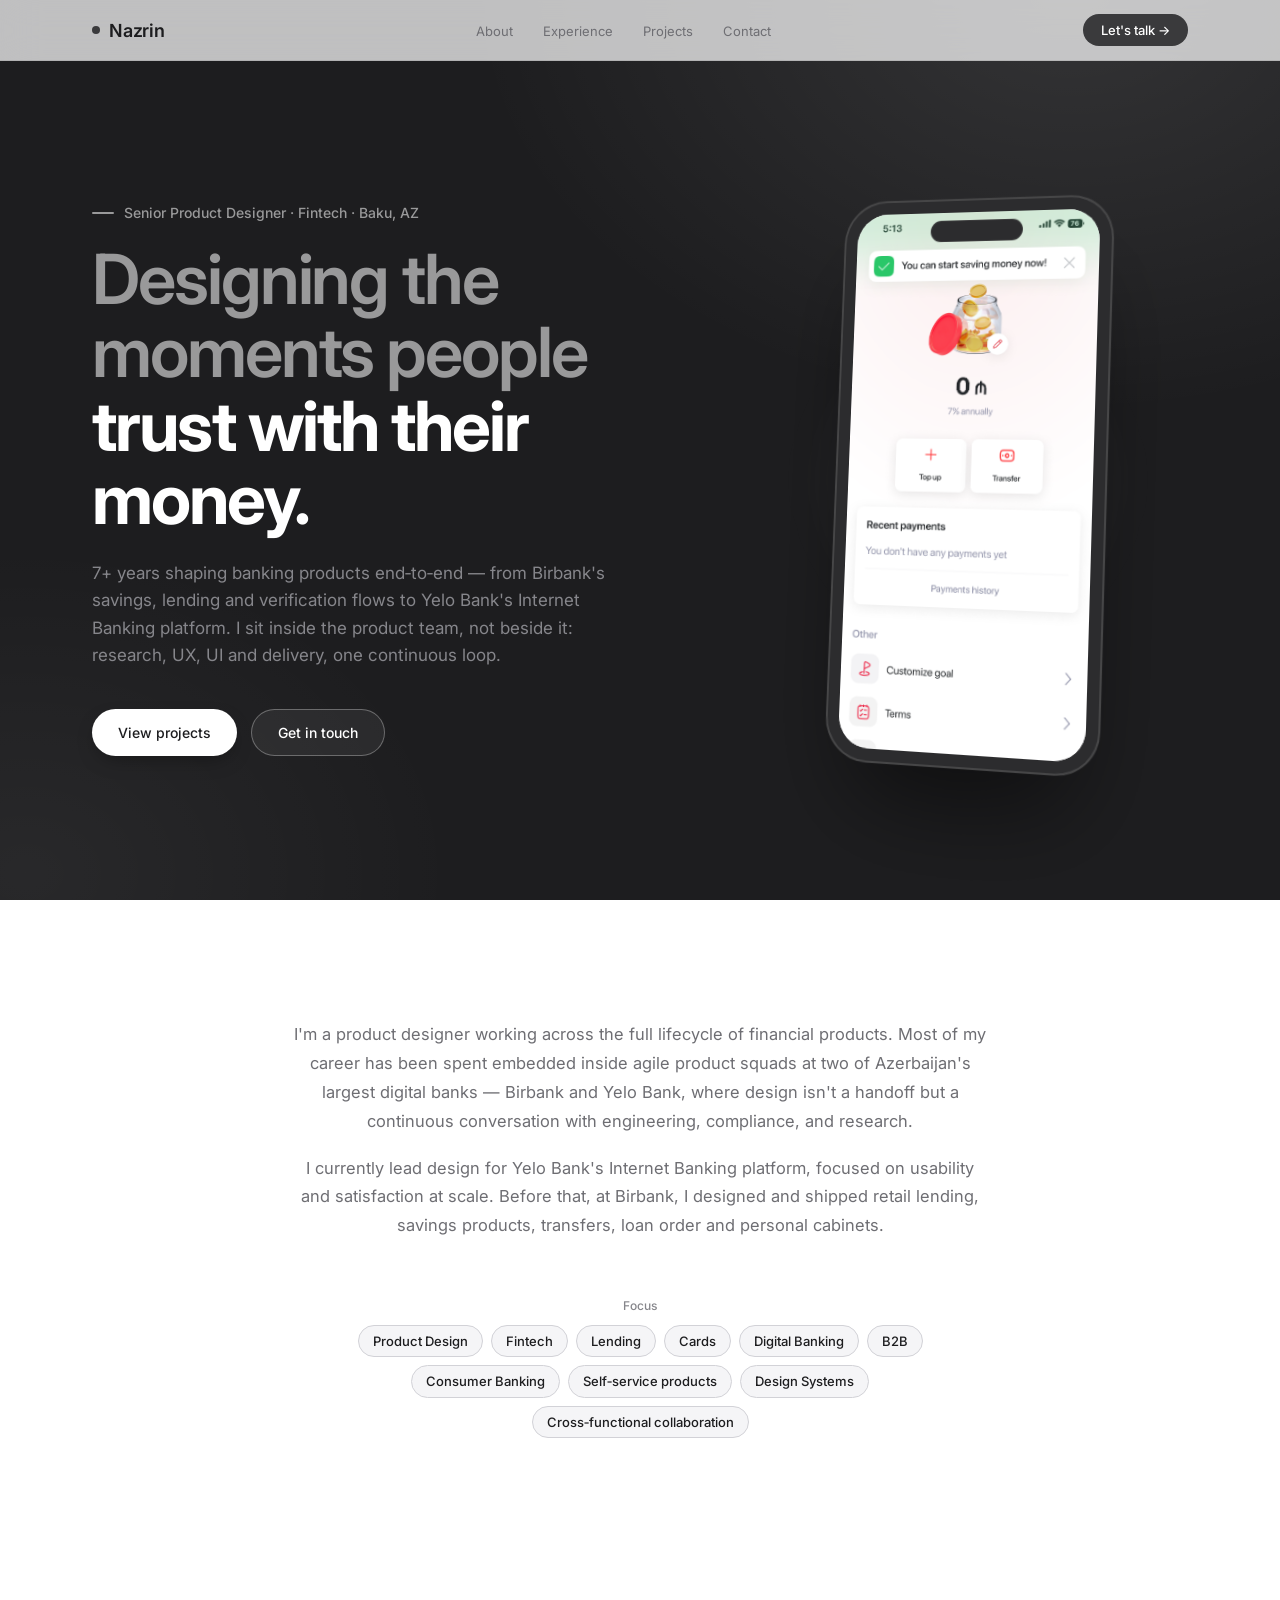
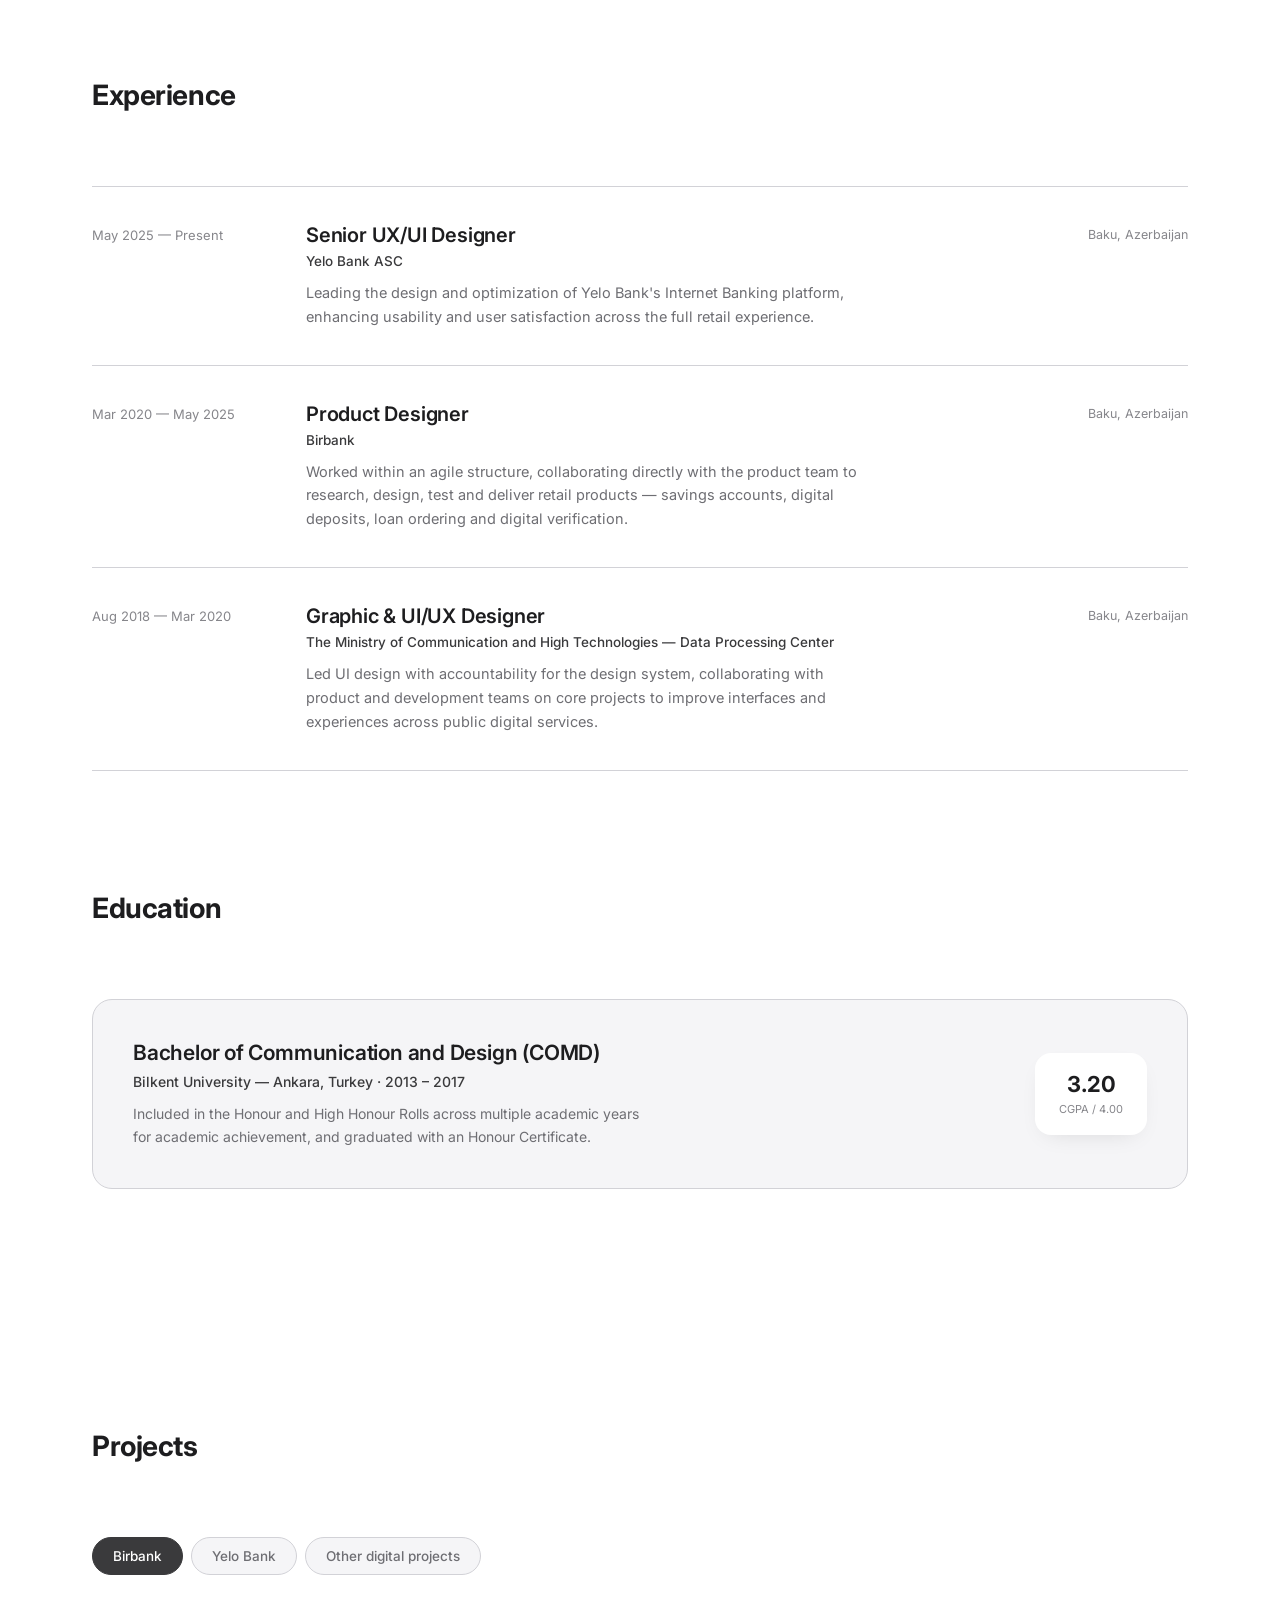
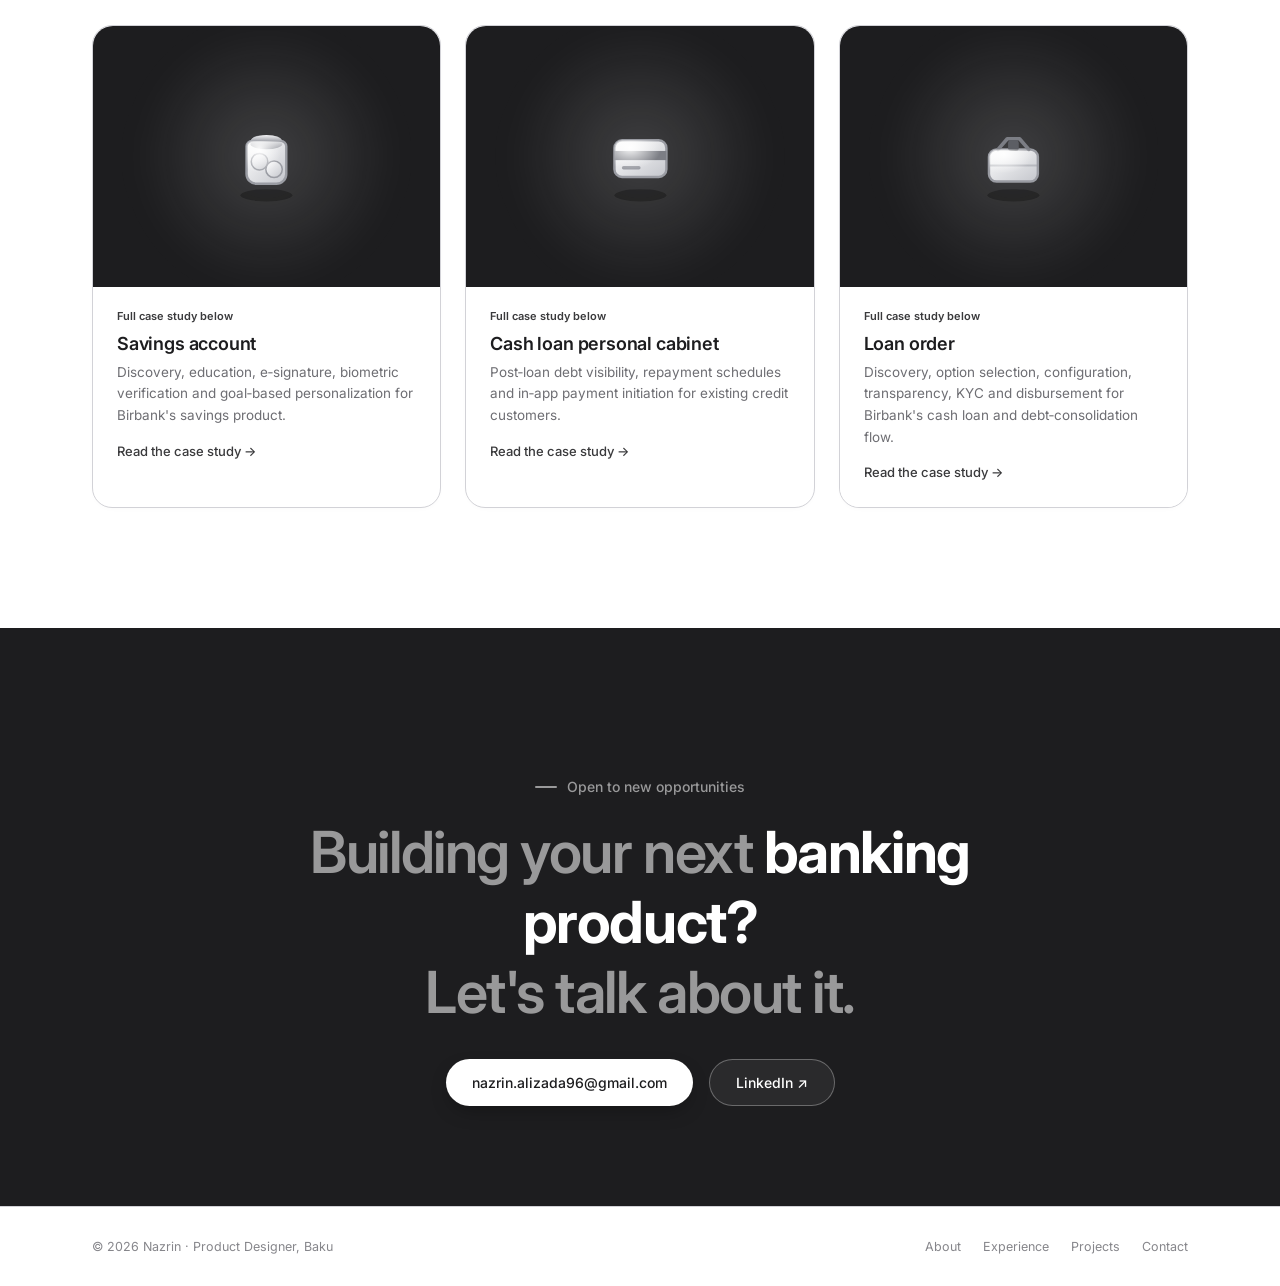
<file: index.html>
<!DOCTYPE html>
<html lang="en">
<head>
<meta charset="UTF-8">
<meta name="viewport" content="width=device-width, initial-scale=1.0">
<title>Product Designer — Fintech, Baku</title>
<meta name="description" content="Senior Product Designer portfolio — 7+ years designing banking products across Yelo Bank, Birbank, and public-sector digital services.">

<link rel="preconnect" href="https://fonts.googleapis.com">
<link rel="preconnect" href="https://fonts.gstatic.com" crossorigin>
<link href="https://fonts.googleapis.com/css2?family=Inter:wght@400;500;600;700;800&display=swap" rel="stylesheet">

<style>
:root{
  --ink:#1D1D1F;
  --ink-soft:#2C2C2E;
  --paper:#FFFFFF;
  --paper-dim:#F5F5F7;
  --crimson:#3A3A3C;
  --crimson-deep:#000000;
  --crimson-glow:rgba(0,0,0,0.14);
  --glow-soft:rgba(255,255,255,0.16);
  --mute-dark:rgba(255,255,255,0.55);
  --slate:#86868B;
  --slate-dim:#6E6E73;
  --line:#D2D2D7;
  --line-soft:rgba(0,0,0,0.08);

  --display:-apple-system, BlinkMacSystemFont, 'SF Pro Display', 'Inter', 'Helvetica Neue', Arial, sans-serif;
  --body:-apple-system, BlinkMacSystemFont, 'SF Pro Text', 'Inter', 'Helvetica Neue', Arial, sans-serif;
  --mono:-apple-system, BlinkMacSystemFont, 'SF Pro Text', 'Inter', 'Helvetica Neue', Arial, sans-serif;

  --wrap: 1160px;
  --ease: cubic-bezier(.28,.1,.2,1);
}

*{box-sizing:border-box; margin:0; padding:0;}
html{scroll-behavior:smooth;}
body{
  background:var(--paper);
  color:var(--ink);
  font-family:var(--body);
  -webkit-font-smoothing:antialiased;
  overflow-x:hidden;
}
img{max-width:100%; display:block;}
a{color:inherit; text-decoration:none;}
::selection{background:var(--crimson); color:#fff;}

.wrap{max-width:var(--wrap); margin:0 auto; padding:0 32px;}

/* focus visibility */
a:focus-visible, button:focus-visible{
  outline:2px solid #8E8E93;
  outline-offset:4px;
  border-radius:4px;
}

@media (prefers-reduced-motion: reduce){
  *{animation-duration:0.001ms !important; animation-iteration-count:1 !important; transition-duration:0.001ms !important; scroll-behavior:auto !important;}
}

/* grain texture removed for a cleaner, modern surface */
.grain{ display:none; }

/* ---------- nav ---------- */
header.site{
  position:fixed; top:0; left:0; right:0; z-index:50;
  backdrop-filter:blur(20px) saturate(180%);
  -webkit-backdrop-filter:blur(20px) saturate(180%);
  background:rgba(255,255,255,0.72);
  border-bottom:1px solid var(--line-soft);
  color:var(--ink);
}
.nav{
  display:flex; align-items:center; justify-content:space-between;
  padding:14px 32px; max-width:var(--wrap); margin:0 auto;
}
.nav .mark{
  font-family:var(--display); font-weight:600; font-size:18px; letter-spacing:-0.01em;
  display:flex; align-items:center; gap:9px; color:var(--ink);
}
.nav .mark .dot{width:8px; height:8px; border-radius:50%; background:var(--crimson);}
.nav ul{list-style:none; display:flex; gap:30px;}
.nav ul a{
  font-family:var(--body); font-size:13px; letter-spacing:0; font-weight:400;
  color:var(--slate-dim); transition:color .25s var(--ease);
}
.nav ul a:hover{color:var(--ink);}
.nav-cta{
  font-family:var(--body); font-size:13px; letter-spacing:0; font-weight:500;
  background:var(--crimson); color:#fff; padding:8px 18px; border-radius:980px;
  transition:all .25s var(--ease);
}
.nav-cta:hover{background:var(--crimson-deep); transform:translateY(-1px);}
.nav-toggle{display:none;}

@media(max-width:860px){
  .nav ul{display:none;}
  .nav-cta{display:none;}
}

/* ---------- hero ---------- */
.hero{
  position:relative; min-height:100vh;
  display:flex; align-items:center;
  padding:150px 0 90px;
  overflow:hidden;
  background:var(--ink);
  color:var(--paper);
}
.hero::before{
  content:''; position:absolute; inset:-20% -10% auto -10%; height:130%;
  background:radial-gradient(60% 55% at 78% 15%, rgba(255,255,255,0.10), transparent 65%),
             radial-gradient(40% 40% at 10% 90%, rgba(255,255,255,0.05), transparent 70%);
  pointer-events:none;
}
.hero-grid{
  display:grid; grid-template-columns:1.15fr 0.85fr; gap:60px; align-items:center;
  position:relative; z-index:2;
}
.eyebrow{
  font-family:var(--body); font-size:14px; letter-spacing:0; text-transform:none; font-weight:500;
  color:var(--mute-dark); display:flex; align-items:center; gap:10px; margin-bottom:22px;
}
.eyebrow::before{content:''; width:22px; height:2px; border-radius:2px; background:var(--mute-dark);}

h1.hero-title{
  font-family:var(--display); font-weight:600; letter-spacing:-0.03em;
  font-size:clamp(38px, 5.4vw, 72px); line-height:1.06;
  color:var(--mute-dark);
}
h1.hero-title em{
  font-style:normal; color:var(--paper); font-weight:700;
  background:none;
  -webkit-background-clip:unset; background-clip:unset;
}
h1.hero-title .outline{
  -webkit-text-stroke:1px var(--slate); color:transparent;
}
.hero-sub{
  margin-top:24px; max-width:520px; font-size:17px; line-height:1.6; color:var(--slate);
  font-weight:400;
}
.hero-actions{display:flex; gap:14px; margin-top:40px; flex-wrap:wrap;}
.btn{
  font-family:var(--body); font-size:14px; font-weight:500; letter-spacing:0;
  padding:14px 26px; border-radius:980px; display:inline-flex; align-items:center; gap:10px;
  transition:transform .3s var(--ease), box-shadow .3s var(--ease), background .3s var(--ease), border-color .3s var(--ease);
}
.btn-primary{
  background:var(--paper); color:var(--ink);
  box-shadow:0 8px 20px -6px rgba(0,0,0,0.35);
}
.btn-primary:hover{background:#EDEDED; transform:translateY(-1px); box-shadow:0 12px 26px -6px rgba(0,0,0,0.4);}
.btn-ghost{border:1px solid rgba(255,255,255,0.3); color:var(--paper); background:rgba(255,255,255,0.06);}
.btn-ghost:hover{transform:translateY(-1px); border-color:rgba(255,255,255,0.55); background:rgba(255,255,255,0.1);}

.hero-stats{
  display:flex; gap:38px; margin-top:58px; flex-wrap:wrap;
}
.stat b{
  display:block; font-family:var(--display); font-size:28px; font-weight:600; color:var(--paper); letter-spacing:-0.01em;
}
.stat span{
  font-family:var(--body); font-size:12px; color:var(--slate); text-transform:none; letter-spacing:0; font-weight:400;
}

/* phone device signature element */
.hero-device{
  position:relative; display:flex; align-items:center; justify-content:center;
  perspective:1400px;
}
.device{
  width:280px; height:572px; border-radius:44px;
  background:var(--ink-soft);
  border:2px solid rgba(255,255,255,0.12);
  padding:12px;
  box-shadow:0 60px 100px -30px rgba(0,0,0,0.55), 0 0 0 1px rgba(255,255,255,0.02);
  transform:rotateY(-14deg) rotateX(4deg) rotateZ(1deg);
  transition:transform .15s ease-out;
  will-change:transform;
}
.device-notch{
  position:absolute; top:20px; left:50%; transform:translateX(-50%);
  width:96px; height:22px; background:var(--ink-soft); border-radius:14px; z-index:5;
  border:1px solid rgba(255,255,255,0.08);
}
.device-screen{
  width:100%; height:100%; border-radius:32px; overflow:hidden; position:relative;
  background:var(--paper);
}
.device-screen img{
  position:absolute; inset:0; width:100%; height:100%; object-fit:cover; object-position:top;
  opacity:0; transition:opacity 1.1s var(--ease);
}
.device-screen img.active{opacity:1;}
.device-glow{
  position:absolute; width:340px; height:340px; border-radius:50%;
  background:radial-gradient(circle, var(--glow-soft), transparent 70%);
  filter:blur(30px); z-index:-1; top:50%; left:50%; transform:translate(-50%,-50%);
  opacity:0.6;
}
.device-caption{
  position:absolute; bottom:-42px; left:50%; transform:translateX(-50%);
  font-family:var(--body); font-size:12px; color:var(--slate); white-space:nowrap; letter-spacing:0;
}

@media(max-width:980px){
  .hero-grid{grid-template-columns:1fr; text-align:left;}
  .hero-device{margin-top:40px; justify-content:flex-start;}
  .device{width:220px; height:450px;}
}

/* ---------- section shell ---------- */
section{position:relative;}
.section-pad{padding:120px 0;}
.section-head{
  display:flex; justify-content:space-between; align-items:flex-end; gap:40px;
  margin-bottom:60px; flex-wrap:wrap;
}
.section-tag{
  font-family:var(--display); font-size:clamp(22px,2.6vw,28px); letter-spacing:-0.015em; text-transform:none; color:var(--ink);
  margin-bottom:14px; display:block; font-weight:700;
}
h2.section-title{
  font-family:var(--display); font-weight:600; font-size:clamp(28px,3.4vw,44px); letter-spacing:-0.025em; color:var(--ink);
  max-width:640px;
}
.section-note{max-width:340px; color:var(--slate); font-size:14.5px; line-height:1.6; padding-bottom:6px;}

.reveal{opacity:0; transform:translateY(24px); transition:opacity .7s var(--ease), transform .7s var(--ease);}
.reveal.in{opacity:1; transform:translateY(0);}

/* ---------- about / paper section ---------- */
.paper-section{background:var(--paper); color:var(--ink);}
.paper-section .section-tag{color:var(--crimson);}
.paper-section h2.section-title{color:var(--ink);}
.paper-section .section-note{color:var(--slate);}

.about-grid{
  display:grid; grid-template-columns:1fr; justify-items:center; gap:40px;
}
.about-lede{
  font-family:var(--display); font-weight:500; font-size:clamp(21px,2.2vw,28px); line-height:1.45; letter-spacing:-0.015em;
}
.about-lede .hl{color:var(--crimson);}
.about-body{text-align:center; max-width:700px;}
.about-body p{font-size:16.5px; line-height:1.75; color:var(--slate-dim); margin-bottom:18px;}
.about-facts{
  display:flex; flex-direction:column; align-items:center; gap:28px; text-align:center; max-width:640px;
}
.about-facts dt{font-family:var(--body); font-size:12px; text-transform:none; letter-spacing:0; color:var(--slate); font-weight:500;}
.about-facts dd{font-family:var(--display); font-size:16px; margin-top:8px; font-weight:600; color:var(--ink); line-height:1.4;}
.about-facts .tag-list{
  display:flex; flex-wrap:wrap; justify-content:center; gap:8px; margin-top:12px;
}
.about-facts .tag-list span{
  font-family:var(--body); font-size:13px; font-weight:500; color:var(--ink);
  background:var(--paper-dim); border:1px solid var(--line); border-radius:980px;
  padding:6px 14px;
}

@media(max-width:860px){ .about-grid{grid-template-columns:1fr; gap:48px;} }

/* ---------- experience ---------- */
.timeline{border-top:1px solid var(--line);}
.tl-item{
  display:grid; grid-template-columns:180px 1fr 220px; gap:34px;
  padding:36px 0; border-bottom:1px solid var(--line);
  transition:background .3s ease;
}
.tl-item:hover{background:rgba(0,0,0,0.02);}
.tl-date{font-family:var(--body); font-size:13px; color:var(--slate); letter-spacing:0; padding-top:4px;}
.tl-role h3{font-family:var(--display); font-size:20px; font-weight:600; color:var(--ink); margin-bottom:6px; letter-spacing:-0.01em;}
.tl-role .company{color:var(--crimson); font-size:13.5px; font-weight:500; margin-bottom:12px; display:block;}
.tl-role p{color:var(--slate-dim); font-size:14.5px; line-height:1.65; max-width:560px;}
.tl-loc{font-family:var(--body); font-size:12.5px; color:var(--slate); text-align:right; padding-top:4px;}

@media(max-width:760px){
  .tl-item{grid-template-columns:1fr; gap:8px;}
  .tl-loc{text-align:left;}
}

/* ---------- education ---------- */
.edu-card{
  border:1px solid var(--line); border-radius:20px; padding:40px;
  display:grid; grid-template-columns:1fr auto; gap:30px; align-items:center;
  background:var(--paper-dim);
}
.edu-card h3{font-family:var(--display); font-size:21px; font-weight:600; margin-bottom:8px; letter-spacing:-0.01em;}
.edu-card .school{color:var(--crimson); font-size:14px; margin-bottom:12px; display:block; font-weight:500;}
.edu-card p{color:var(--slate-dim); font-size:14px; line-height:1.65; max-width:520px;}
.edu-badge{
  font-family:var(--body); text-align:center; background:var(--paper); border-radius:16px; padding:18px 24px;
  box-shadow:0 8px 24px -12px rgba(0,0,0,0.15);
}
.edu-badge b{display:block; font-size:22px; font-family:var(--display); color:var(--ink); font-weight:700;}
.edu-badge span{font-size:11px; color:var(--slate); text-transform:none; letter-spacing:0;}
@media(max-width:700px){ .edu-card{grid-template-columns:1fr;} .edu-badge{justify-self:start;} }

/* ---------- projects ---------- */
.proj-tabs{
  display:flex; gap:8px; margin-bottom:50px; flex-wrap:wrap;
}
.proj-tab{
  font-family:var(--body); font-size:13.5px; letter-spacing:0; text-transform:none; font-weight:500;
  padding:10px 20px; border-radius:980px; border:1px solid var(--line); color:var(--slate-dim);
  cursor:pointer; transition:all .25s var(--ease); background:var(--paper-dim);
}
.proj-tab.active{background:var(--crimson); color:#fff; border-color:var(--crimson);}
.proj-tab:hover:not(.active){color:var(--ink); border-color:var(--slate);}

.proj-panel{display:none;}
.proj-panel.active{display:grid; grid-template-columns:repeat(3,1fr); gap:24px;}
@media(max-width:900px){ .proj-panel.active{grid-template-columns:1fr;} }

.proj-card{
  border:1px solid var(--line); border-radius:20px;
  display:flex; flex-direction:column; transition:transform .35s var(--ease), box-shadow .35s var(--ease), border-color .35s var(--ease);
  background:var(--paper);
  box-shadow:0 2px 10px -6px rgba(0,0,0,0.08);
  position:relative;
}
.proj-card::after{
  content:''; position:absolute; left:50%; top:30%; width:78%; padding-top:78%;
  transform:translate(-50%,-50%); border-radius:50%;
  background:radial-gradient(circle, rgba(0,0,0,0.18), transparent 70%);
  filter:blur(26px); opacity:0; transition:opacity .6s var(--ease); z-index:0; pointer-events:none;
}
.proj-card:hover::after{opacity:1;}
.proj-card:hover{transform:translateY(-6px); box-shadow:0 24px 44px -20px rgba(0,0,0,0.18); border-color:var(--line);}
.proj-icon-badge{display:none;}

.proj-thumb{
  aspect-ratio:4/3; background:var(--paper-dim); position:relative; overflow:hidden;
  display:flex; align-items:center; justify-content:center;
  z-index:1; border-radius:20px 20px 0 0;
}
.proj-thumb img{width:100%; height:100%; object-fit:cover; object-position:top;}
.proj-cover{
  width:100%; height:100%; background:var(--ink); position:relative;
  display:flex; align-items:center; justify-content:center; overflow:hidden;
}
.proj-cover::before{
  content:''; position:absolute; width:75%; padding-top:75%; border-radius:50%;
  background:radial-gradient(circle, rgba(255,255,255,0.16), transparent 70%);
  filter:blur(18px); z-index:0;
}
.proj-cover::after{
  content:''; position:absolute; inset:0; z-index:2; pointer-events:none;
  background:linear-gradient(115deg, transparent 35%, rgba(255,255,255,0.18) 48%, transparent 62%);
  transform:translateX(-130%);
  transition:transform 1s ease;
}
.proj-card:hover .proj-cover::after{transform:translateX(130%);}
.proj-cover svg{
  width:44%; height:auto; position:relative; z-index:1;
  transition:transform .5s var(--ease);
}
.proj-card:hover .proj-cover svg{transform:scale(1.08);}
.proj-thumb.cycle-shots{
  display:block; background:var(--ink);
  padding:20px 20px 26px;
}
.proj-thumb.cycle-shots::before{
  content:''; position:absolute; top:10px; left:50%; transform:translateX(-50%);
  width:50px; height:11px; background:var(--ink); border-radius:8px; z-index:6;
}
.proj-thumb.cycle-shots::after{
  content:''; position:absolute; inset:0; z-index:8; pointer-events:none;
  background:linear-gradient(115deg, transparent 35%, rgba(255,255,255,0.32) 48%, transparent 62%);
  transform:translateX(-130%);
  transition:transform 1s ease;
}
.proj-card:hover .proj-thumb.cycle-shots::after{transform:translateX(130%);}
.proj-thumb.cycle-shots img{
  position:absolute; top:20px; left:20px; right:20px; bottom:26px;
  width:calc(100% - 40px); height:calc(100% - 46px);
  opacity:0; transition:opacity 1s var(--ease), transform .6s var(--ease); border-radius:14px;
  transform:scale(1); object-fit:cover; object-position:top;
}
.proj-thumb.cycle-shots img.active{opacity:1;}
.proj-card:hover .proj-thumb.cycle-shots img{transform:scale(1.05);}
.thumb-dots{
  position:absolute; left:50%; bottom:9px; transform:translateX(-50%);
  display:flex; gap:5px; z-index:9;
}
.thumb-dots span{
  width:5px; height:5px; border-radius:50%; background:rgba(255,255,255,0.35);
  transition:all .3s var(--ease); display:block;
}
.thumb-dots span.active{background:#fff; width:14px; border-radius:3px;}

/* desktop/browser-chrome variant, for wide dashboard screenshots */
.proj-thumb.cycle-shots.desktop{aspect-ratio:16/10; padding:24px 10px 10px;}
.proj-thumb.cycle-shots.desktop::before{
  content:none;
}
.browser-dots{
  position:absolute; top:0; left:0; right:0; height:24px; z-index:7;
  display:flex; align-items:center; gap:5px; padding-left:11px;
}
.browser-dots i{width:6px; height:6px; border-radius:50%; display:block; background:rgba(255,255,255,0.25);}
.proj-thumb.cycle-shots.desktop img{
  top:24px; left:10px; right:10px; bottom:10px;
  width:calc(100% - 20px); height:calc(100% - 34px);
  border-radius:6px;
}
.proj-thumb.cycle-shots.desktop .thumb-dots{bottom:2px;}

.proj-thumb.empty{
  background:var(--paper-dim);
  display:flex; align-items:center; justify-content:center;
}
.proj-thumb.empty span{
  font-family:var(--body); font-size:12px; color:var(--slate); text-transform:none; letter-spacing:0;
  text-align:center; padding:0 20px;
}
.proj-body{padding:22px 24px 26px; position:relative; z-index:2; background:var(--paper); border-radius:0 0 20px 20px;}
.proj-status{
  font-family:var(--body); font-size:11px; text-transform:none; letter-spacing:0; color:var(--crimson); font-weight:600;
  margin-bottom:10px; display:block;
}
.proj-body h3{font-family:var(--display); font-size:18px; font-weight:600; margin-bottom:8px; letter-spacing:-0.01em; color:var(--ink);}
.proj-body p{color:var(--slate-dim); font-size:13.5px; line-height:1.6;}
.proj-link{
  margin-top:16px; font-family:var(--body); font-size:13px; font-weight:500; color:var(--crimson); display:inline-flex; align-items:center; gap:8px;
  transition:gap .3s var(--ease);
}
.proj-card:hover .proj-link{gap:12px;}
.proj-card.featured{border-color:var(--line);}


/* ---------- case study ---------- */
/* ---------- case study modal ---------- */
.case-modal{
  position:fixed; inset:0; z-index:200;
  display:none;
  background:rgba(0,0,0,0.5);
  backdrop-filter:blur(10px);
  padding:56px 24px;
  overflow-y:auto;
}
.case-modal.open{display:block;}
.case-modal-panel{
  max-width:1160px; margin:0 auto;
  background:var(--paper); color:var(--ink);
  border-radius:28px; position:relative;
  box-shadow:0 60px 120px -30px rgba(0,0,0,0.45);
  padding-bottom:20px;
}
.case-modal-panel .wrap{padding:0 36px;}
.case-modal-close{
  position:sticky; top:24px; float:right; margin:24px 24px 0 0;
  width:40px; height:40px; border-radius:50%;
  background:var(--paper-dim); color:var(--ink);
  display:flex; align-items:center; justify-content:center;
  font-size:18px; line-height:1; cursor:pointer; z-index:5;
  transition:transform .25s var(--ease), background .25s var(--ease);
}
.case-modal-close:hover{transform:scale(1.06); background:var(--line);}
body.modal-open{overflow:hidden;}

.case{background:var(--paper); color:var(--ink);}
.case-hero{
  display:grid; grid-template-columns:1.2fr 0.8fr; gap:60px; align-items:end; margin-bottom:70px;
  padding-top:36px;
}
.case-hero h2.section-title{color:var(--ink);}
.case-meta{
  display:flex; gap:38px; flex-wrap:wrap; border-top:1px solid var(--line); padding-top:24px;
}
.case-meta div b{display:block; font-family:var(--body); font-size:11px; text-transform:none; color:var(--slate); letter-spacing:0; margin-bottom:6px; font-weight:500;}
.case-meta div span{font-family:var(--display); font-size:15px;}

.case-block{margin-bottom:80px;}
.case-block h3{
  font-family:var(--display); font-size:24px; font-weight:600; margin-bottom:16px; letter-spacing:-0.015em; color:var(--ink);
}
.case-block p{font-size:15.5px; line-height:1.75; color:var(--slate-dim); max-width:700px;}
.case-block p + p{margin-top:14px;}

.flow-strip{
  display:grid; grid-template-columns:repeat(4,1fr); column-gap:22px; row-gap:64px; margin-top:50px;
}
.flow-step{display:flex; flex-direction:column;}
.flow-num{font-family:var(--body); font-size:12px; color:var(--crimson); margin-bottom:14px; font-weight:600;}
.flow-frame{
  border-radius:22px; overflow:hidden; border:6px solid var(--ink); background:var(--ink);
  box-shadow:0 30px 60px -25px rgba(0,0,0,0.25);
  aspect-ratio:9/18.5;
  transition:transform .4s var(--ease);
}
.flow-frame:hover{transform:translateY(-8px);}
.flow-frame img{width:100%; height:100%; object-fit:cover; object-position:top;}
.flow-step h4{font-family:var(--body); font-weight:600; font-size:14px; margin-top:16px; margin-bottom:6px; color:var(--ink);}
.flow-step p{font-size:12.5px; line-height:1.55; color:var(--slate-dim);}

@media(max-width:1100px){ .flow-strip{grid-template-columns:repeat(3,1fr);} }
@media(max-width:640px){ .flow-strip{grid-template-columns:repeat(2,1fr);} .case-hero{grid-template-columns:1fr;} }

.principle-grid{
  display:grid; grid-template-columns:repeat(3,1fr); column-gap:22px; row-gap:32px; margin-top:24px;
}
.principle{
  border:1px solid var(--line); border-radius:18px; padding:24px; background:var(--paper-dim);
}
.principle b{font-family:var(--body); font-size:11px; text-transform:none; color:var(--crimson); letter-spacing:0; display:block; margin-bottom:12px; font-weight:600;}
.principle p{font-size:14px; color:var(--slate-dim); line-height:1.65;}
@media(max-width:800px){.principle-grid{grid-template-columns:1fr;}}

/* ---------- contact / footer ---------- */
.contact{
  text-align:center; padding:150px 0 100px;
  background:var(--ink); color:var(--paper);
}
.contact .eyebrow{justify-content:center;}
.contact h2{
  font-family:var(--display); font-weight:600; font-size:clamp(32px,5vw,58px); letter-spacing:-0.025em;
  max-width:820px; margin:0 auto 32px; color:var(--mute-dark);
}
.contact h2 .hl{color:var(--paper); font-weight:700;}
.contact-actions{display:flex; gap:16px; justify-content:center; margin-top:14px; flex-wrap:wrap;}

footer{
  border-top:1px solid var(--line); padding:32px 0;
  display:flex; justify-content:space-between; align-items:center; flex-wrap:wrap; gap:14px;
  background:var(--paper);
}
footer .fmark{font-family:var(--body); font-size:12.5px; color:var(--slate);}
footer nav{display:flex; gap:22px;}
footer nav a{font-family:var(--body); font-size:12.5px; color:var(--slate); transition:color .2s ease;}
footer nav a:hover{color:var(--crimson);}
</style>
</head>
<body>

<div class="grain"></div>

<header class="site">
  <div class="nav">
    <a href="#top" class="mark"><span class="dot"></span>Nazrin</a>
    <ul>
      <li><a href="#about">About</a></li>
      <li><a href="#experience">Experience</a></li>
      <li><a href="#projects">Projects</a></li>
      <li><a href="#contact">Contact</a></li>
    </ul>
    <a class="nav-cta" href="#contact">Let's talk →</a>
  </div>
</header>

<main id="top">

  <!-- HERO -->
  <section class="hero">
    <div class="wrap hero-grid">
      <div>
        <span class="eyebrow">Senior Product Designer · Fintech · Baku, AZ</span>
        <h1 class="hero-title">Designing the moments people <em>trust with their money.</em></h1>
        <p class="hero-sub">7+ years shaping banking products end‑to‑end — from Birbank's savings, lending and verification flows to Yelo Bank's Internet Banking platform. I sit inside the product team, not beside it: research, UX, UI and delivery, one continuous loop.</p>
        <div class="hero-actions">
          <a href="#projects" class="btn btn-primary">View projects</a>
          <a href="#contact" class="btn btn-ghost">Get in touch</a>
        </div>

      </div>

      <div class="hero-device">
        <div class="device-glow"></div>
        <div class="device" id="device">
          <div class="device-notch"></div>
          <div class="device-screen" id="deviceScreen">
            <img src="images/img-3670b6592ef8.png" class="active" alt="">
            <img src="images/img-003e6a1e9ee0.png" alt="">
            <img src="images/img-4529d99dd1c8.png" alt="">
            <img src="images/img-300cfc5a5276.png" alt="">
          </div>
        </div>

      </div>
    </div>
  </section>

  <!-- ABOUT -->
  <section class="paper-section" id="about">
    <div class="wrap section-pad">
      <div class="about-grid">

        <div class="about-body reveal">
          <p>I'm a product designer working across the full lifecycle of financial products. Most of my career has been spent embedded inside agile product squads at two of Azerbaijan's largest digital banks — Birbank and Yelo Bank, where design isn't a handoff but a continuous conversation with engineering, compliance, and research.</p>
          <p>I currently lead design for Yelo Bank's Internet Banking platform, focused on usability and satisfaction at scale. Before that, at Birbank, I designed and shipped retail lending, savings products, transfers, loan order and personal cabinets.</p>
        </div>

        <dl class="about-facts reveal">
          <div class="fact-focus">
            <dt>Focus</dt>
            <dd class="tag-list">
              <span>Product Design</span><span>Fintech</span><span>Lending</span><span>Cards</span><span>Digital Banking</span><span>B2B</span><span>Consumer Banking</span><span>Self‑service products</span><span>Design Systems</span><span>Cross‑functional collaboration</span>
            </dd>
          </div>
        </dl>
      </div>
    </div>
  </section>

  <!-- EXPERIENCE -->
  <section class="section-pad" id="experience">
    <div class="wrap">
      <div class="section-head reveal">
        <div>
          <span class="section-tag">Experience</span>
        </div>
      </div>
      <div class="timeline reveal">

        <div class="tl-item">
          <div class="tl-date">May 2025 — Present</div>
          <div class="tl-role">
            <h3>Senior UX/UI Designer</h3>
            <span class="company">Yelo Bank ASC</span>
            <p>Leading the design and optimization of Yelo Bank's Internet Banking platform, enhancing usability and user satisfaction across the full retail experience.</p>
          </div>
          <div class="tl-loc">Baku, Azerbaijan</div>
        </div>

        <div class="tl-item">
          <div class="tl-date">Mar 2020 — May 2025</div>
          <div class="tl-role">
            <h3>Product Designer</h3>
            <span class="company">Birbank</span>
            <p>Worked within an agile structure, collaborating directly with the product team to research, design, test and deliver retail products — savings accounts, digital deposits, loan ordering and digital verification.</p>
          </div>
          <div class="tl-loc">Baku, Azerbaijan</div>
        </div>

        <div class="tl-item">
          <div class="tl-date">Aug 2018 — Mar 2020</div>
          <div class="tl-role">
            <h3>Graphic &amp; UI/UX Designer</h3>
            <span class="company">The Ministry of Communication and High Technologies — Data Processing Center</span>
            <p>Led UI design with accountability for the design system, collaborating with product and development teams on core projects to improve interfaces and experiences across public digital services.</p>
          </div>
          <div class="tl-loc">Baku, Azerbaijan</div>
        </div>
      </div>
    </div>
  </section>

  <!-- EDUCATION -->
  <section class="section-pad" id="education" style="padding-top:0;">
    <div class="wrap">
      <div class="section-head reveal">
        <div>
          <span class="section-tag">Education</span>
        </div>
      </div>
      <div class="edu-card reveal">
        <div>
          <h3>Bachelor of Communication and Design (COMD)</h3>
          <span class="school">Bilkent University — Ankara, Turkey · 2013 – 2017</span>
          <p>Included in the Honour and High Honour Rolls across multiple academic years for academic achievement, and graduated with an Honour Certificate.</p>
        </div>
        <div class="edu-badge">
          <b>3.20</b>
          <span>CGPA / 4.00</span>
        </div>
      </div>
    </div>
  </section>

  <!-- PROJECTS -->
  <section class="section-pad" id="projects">
    <div class="wrap">
      <div class="section-head reveal">
        <div>
          <span class="section-tag">Projects</span>
        </div>
      </div>
      <div class="proj-tabs reveal">
        <button class="proj-tab active" data-tab="birbank">Birbank</button>
        <button class="proj-tab" data-tab="yelo">Yelo Bank</button>
        <button class="proj-tab" data-tab="other">Other digital projects</button>
      </div>

      <div class="proj-panel active" id="birbank">
        <a href="#" class="proj-card featured" id="openCaseStudy">
          <div class="proj-thumb"><div class="proj-cover"><svg viewBox="0 0 100 75" fill="none" xmlns="http://www.w3.org/2000/svg">
  <defs>
    <linearGradient id="jarBody" x1="0" y1="0" x2="1" y2="1">
      <stop offset="0%" stop-color="#FFFFFF"/>
      <stop offset="100%" stop-color="#C4C6CC"/>
    </linearGradient>
    <linearGradient id="jarLid" x1="0" y1="0" x2="0" y2="1">
      <stop offset="0%" stop-color="#F4F4F6"/>
      <stop offset="100%" stop-color="#9A9CA3"/>
    </linearGradient>
    <radialGradient id="jarShine" cx="32%" cy="20%" r="55%">
      <stop offset="0%" stop-color="#FFFFFF" stop-opacity="0.95"/>
      <stop offset="100%" stop-color="#FFFFFF" stop-opacity="0"/>
    </radialGradient>
  </defs>
  <ellipse cx="50" cy="63" rx="17" ry="4" fill="rgba(0,0,0,0.28)"/>
  <path d="M40 30c0-2.8 2.2-5 5-5h10c2.8 0 5 2.2 5 5" stroke="#9A9CA3" stroke-width="2" fill="none" stroke-linecap="round"/>
  <path d="M37 31c0-1.9 1.6-3.5 3.5-3.5h19c1.9 0 3.5 1.6 3.5 3.5v18c0 3.6-2.9 6.5-6.5 6.5h-13c-3.6 0-6.5-2.9-6.5-6.5V31Z" fill="url(#jarBody)" stroke="#9A9CA3" stroke-width="1.6"/>
  <ellipse cx="50" cy="29.5" rx="10.5" ry="3.4" fill="url(#jarLid)"/>
  <path d="M39.5 28c0-2.5 4.7-4.5 10.5-4.5s10.5 2 10.5 4.5" fill="url(#jarLid)"/>
  <circle cx="45.5" cy="41" r="5.4" fill="url(#jarBody)" stroke="#9A9CA3" stroke-width="1"/>
  <circle cx="55" cy="46" r="5.4" fill="url(#jarBody)" stroke="#9A9CA3" stroke-width="1"/>
  <path d="M37 31c0-1.9 1.6-3.5 3.5-3.5h19c1.9 0 3.5 1.6 3.5 3.5v18c0 3.6-2.9 6.5-6.5 6.5h-13c-3.6 0-6.5-2.9-6.5-6.5V31Z" fill="url(#jarShine)"/>
</svg></div></div>
          <div class="proj-body">
            <span class="proj-status">Full case study below</span>
            <h3>Savings account</h3>
            <p>Discovery, education, e‑signature, biometric verification and goal‑based personalization for Birbank's savings product.</p>
            <span class="proj-link">Read the case study →</span>
          </div>
        </a>

        <a href="#" class="proj-card featured" id="openCabinetCaseStudy">
          <div class="proj-thumb"><div class="proj-cover"><svg viewBox="0 0 100 75" fill="none" xmlns="http://www.w3.org/2000/svg">
  <defs>
    <linearGradient id="cardBody" x1="0" y1="0" x2="1" y2="1">
      <stop offset="0%" stop-color="#FFFFFF"/>
      <stop offset="100%" stop-color="#C4C6CC"/>
    </linearGradient>
    <radialGradient id="cardShine" cx="30%" cy="20%" r="60%">
      <stop offset="0%" stop-color="#FFFFFF" stop-opacity="0.95"/>
      <stop offset="100%" stop-color="#FFFFFF" stop-opacity="0"/>
    </radialGradient>
  </defs>
  <ellipse cx="50" cy="63" rx="17" ry="4" fill="rgba(0,0,0,0.28)"/>
  <rect x="33" y="27" width="34" height="24" rx="5" fill="url(#cardBody)" stroke="#9A9CA3" stroke-width="1.6"/>
  <rect x="33" y="34" width="34" height="6" fill="#7C7E85"/>
  <path d="M39 45h10" stroke="#9A9CA3" stroke-width="2.2" stroke-linecap="round"/>
  <rect x="33" y="27" width="34" height="24" rx="5" fill="url(#cardShine)"/>
</svg></div></div>
          <div class="proj-body">
            <span class="proj-status">Full case study below</span>
            <h3>Cash loan personal cabinet</h3>
            <p>Post‑loan debt visibility, repayment schedules and in‑app payment initiation for existing credit customers.</p>
            <span class="proj-link">Read the case study →</span>
          </div>
        </a>

        <a href="#" class="proj-card featured" id="openLoanCaseStudy">
          <div class="proj-thumb"><div class="proj-cover"><svg viewBox="0 0 100 75" fill="none" xmlns="http://www.w3.org/2000/svg">
  <defs>
    <linearGradient id="boxBody" x1="0" y1="0" x2="1" y2="1">
      <stop offset="0%" stop-color="#FFFFFF"/>
      <stop offset="100%" stop-color="#C4C6CC"/>
    </linearGradient>
    <radialGradient id="boxShine" cx="30%" cy="15%" r="60%">
      <stop offset="0%" stop-color="#FFFFFF" stop-opacity="0.95"/>
      <stop offset="100%" stop-color="#FFFFFF" stop-opacity="0"/>
    </radialGradient>
  </defs>
  <ellipse cx="50" cy="63" rx="17" ry="4" fill="rgba(0,0,0,0.28)"/>
  <rect x="34" y="33" width="32" height="21" rx="5" fill="url(#boxBody)" stroke="#9A9CA3" stroke-width="1.6"/>
  <path d="M34 43.5h32" stroke="#9A9CA3" stroke-width="1.2" opacity="0.5"/>
  <path d="M40 33l6-7h8l6 7" stroke="#7C7E85" stroke-width="2.4" stroke-linecap="round" stroke-linejoin="round" fill="none"/>
  <rect x="46.5" y="27" width="7" height="7" rx="2" fill="#5C5E64"/>
  <rect x="34" y="33" width="32" height="21" rx="5" fill="url(#boxShine)"/>
</svg></div></div>
          <div class="proj-body">
            <span class="proj-status">Full case study below</span>
            <h3>Loan order</h3>
            <p>Discovery, option selection, configuration, transparency, KYC and disbursement for Birbank's cash loan and debt‑consolidation flow.</p>
            <span class="proj-link">Read the case study →</span>
          </div>
        </a>
      </div>

      <div class="proj-panel" id="yelo">
        <a href="#" class="proj-card featured" id="openYeloCaseStudy">
          <div class="proj-thumb"><div class="proj-cover"><svg viewBox="0 0 100 75" fill="none" xmlns="http://www.w3.org/2000/svg">
  <defs>
    <linearGradient id="sideBody" x1="0" y1="0" x2="1" y2="1">
      <stop offset="0%" stop-color="#FFFFFF"/>
      <stop offset="100%" stop-color="#C4C6CC"/>
    </linearGradient>
    <radialGradient id="sideShine" cx="28%" cy="18%" r="60%">
      <stop offset="0%" stop-color="#FFFFFF" stop-opacity="0.95"/>
      <stop offset="100%" stop-color="#FFFFFF" stop-opacity="0"/>
    </radialGradient>
  </defs>
  <ellipse cx="50" cy="63" rx="17" ry="4" fill="rgba(0,0,0,0.28)"/>
  <rect x="34" y="24" width="32" height="27" rx="5" fill="url(#sideBody)" stroke="#9A9CA3" stroke-width="1.6"/>
  <path d="M45 24v27" stroke="#9A9CA3" stroke-width="1.4"/>
  <rect x="36.5" y="26.5" width="6" height="22" rx="1.5" fill="#7C7E85"/>
  <rect x="34" y="24" width="32" height="27" rx="5" fill="url(#sideShine)"/>
</svg></div></div>
          <div class="proj-body">
            <span class="proj-status">Full case study below</span>
            <h3>Sidebar and Header redesign for Internet Banking</h3>
            <p>Categorizing a sidebar that had outgrown itself as Yelo Bank's Internet Banking feature set kept expanding.</p>
            <span class="proj-link">Read the case study →</span>
          </div>
        </a>

        <a href="#" class="proj-card featured" id="openMobilPosCaseStudy">
          <div class="proj-thumb"><div class="proj-cover"><svg viewBox="0 0 100 75" fill="none" xmlns="http://www.w3.org/2000/svg">
  <defs>
    <linearGradient id="posBody" x1="0" y1="0" x2="1" y2="1">
      <stop offset="0%" stop-color="#FFFFFF"/>
      <stop offset="100%" stop-color="#C4C6CC"/>
    </linearGradient>
    <radialGradient id="posShine" cx="30%" cy="15%" r="60%">
      <stop offset="0%" stop-color="#FFFFFF" stop-opacity="0.95"/>
      <stop offset="100%" stop-color="#FFFFFF" stop-opacity="0"/>
    </radialGradient>
  </defs>
  <ellipse cx="50" cy="63" rx="17" ry="4" fill="rgba(0,0,0,0.28)"/>
  <rect x="37" y="23" width="18" height="28" rx="5" fill="url(#posBody)" stroke="#9A9CA3" stroke-width="1.6"/>
  <path d="M62 30a10 10 0 0 1 0 14M67 26a17 17 0 0 1 0 22" stroke="#9A9CA3" stroke-width="2.2" stroke-linecap="round"/>
  <rect x="37" y="23" width="18" height="28" rx="5" fill="url(#posShine)"/>
</svg></div></div>
          <div class="proj-body">
            <span class="proj-status">Full case study below</span>
            <h3>Mobile POS order</h3>
            <p>End-to-end onboarding flow for Yelo Bank's Mobile POS service — from the promo offer to a signed, confirmed order.</p>
            <span class="proj-link">Read the case study →</span>
          </div>
        </a>

        <a href="#" class="proj-card featured" id="openGuaranteeCaseStudy">
          <div class="proj-thumb"><div class="proj-cover"><svg viewBox="0 0 100 75" fill="none" xmlns="http://www.w3.org/2000/svg">
  <defs>
    <linearGradient id="shieldBody" x1="0" y1="0" x2="1" y2="1">
      <stop offset="0%" stop-color="#FFFFFF"/>
      <stop offset="100%" stop-color="#C4C6CC"/>
    </linearGradient>
    <radialGradient id="shieldShine" cx="30%" cy="18%" r="60%">
      <stop offset="0%" stop-color="#FFFFFF" stop-opacity="0.95"/>
      <stop offset="100%" stop-color="#FFFFFF" stop-opacity="0"/>
    </radialGradient>
  </defs>
  <ellipse cx="50" cy="63" rx="17" ry="4" fill="rgba(0,0,0,0.28)"/>
  <g transform="translate(9.5 9.1) scale(0.81)">
    <path d="M50 16l16 6v13c0 11-6.8 18.6-16 22-9.2-3.4-16-11-16-22V22l16-6Z" fill="url(#shieldBody)" stroke="#9A9CA3" stroke-width="1.6" stroke-linejoin="round"/>
    <path d="M42.5 36.5l5 5 10-11" stroke="#7C7E85" stroke-width="3" stroke-linecap="round" stroke-linejoin="round" fill="none"/>
    <path d="M50 16l16 6v13c0 11-6.8 18.6-16 22-9.2-3.4-16-11-16-22V22l16-6Z" fill="url(#shieldShine)"/>
  </g>
</svg></div></div><div class="proj-body">
            <span class="proj-status">Full case study below</span>
            <h3>Guarantee order</h3>
            <p>Tender guarantee application for Yelo Bank business customers — from an e‑tender link to a signed, confirmed guarantee.</p>
            <span class="proj-link">Read the case study →</span>
          </div>
        </a>

        <a href="#" class="proj-card featured" id="openInspectionCaseStudy">
          <div class="proj-thumb"><div class="proj-cover"><svg viewBox="0 0 100 75" fill="none" xmlns="http://www.w3.org/2000/svg">
  <defs>
    <linearGradient id="carBody" x1="0" y1="0" x2="1" y2="1">
      <stop offset="0%" stop-color="#FFFFFF"/>
      <stop offset="100%" stop-color="#C4C6CC"/>
    </linearGradient>
    <radialGradient id="carShine" cx="32%" cy="15%" r="60%">
      <stop offset="0%" stop-color="#FFFFFF" stop-opacity="0.95"/>
      <stop offset="100%" stop-color="#FFFFFF" stop-opacity="0"/>
    </radialGradient>
  </defs>
  <ellipse cx="50" cy="63" rx="17" ry="4" fill="rgba(0,0,0,0.28)"/>
  <g transform="translate(19 17.97) scale(0.62)">
    <path d="M38 26c0-2 1.6-3.5 3.5-3.5h17c1.9 0 3.5 1.5 3.5 3.5v6H38v-6Z" fill="url(#carBody)" stroke="#9A9CA3" stroke-width="1.4" stroke-linejoin="round"/>
    <path d="M23 44.5c0-2.4 1.3-4.6 3.4-5.8l4.3-2.4 2.7-4.8c1.4-2.5 4-4 6.9-4h19.4c2.9 0 5.5 1.5 6.9 4l2.7 4.8 4.3 2.4c2.1 1.2 3.4 3.4 3.4 5.8V50c0 2.2-1.8 4-4 4H27c-2.2 0-4-1.8-4-4v-5.5Z" fill="url(#carBody)" stroke="#9A9CA3" stroke-width="1.6" stroke-linejoin="round"/>
    <rect x="19" y="36" width="5.5" height="4.5" rx="2" fill="#9A9CA3"/>
    <rect x="75.5" y="36" width="5.5" height="4.5" rx="2" fill="#9A9CA3"/>
    <path d="M33 39.5h34" stroke="#9A9CA3" stroke-width="1.2" opacity="0.55"/>
    <path d="M40 47h20" stroke="#9A9CA3" stroke-width="1.6" stroke-linecap="round" opacity="0.6"/>
    <ellipse cx="31" cy="44.5" rx="3.4" ry="2.6" fill="#7C7E85"/>
    <ellipse cx="69" cy="44.5" rx="3.4" ry="2.6" fill="#7C7E85"/>
    <rect x="25" y="50.5" width="8" height="6" rx="2" fill="#5C5E64"/>
    <rect x="67" y="50.5" width="8" height="6" rx="2" fill="#5C5E64"/>
    <path d="M23 44.5c0-2.4 1.3-4.6 3.4-5.8l4.3-2.4 2.7-4.8c1.4-2.5 4-4 6.9-4h19.4c2.9 0 5.5 1.5 6.9 4l2.7 4.8 4.3 2.4c2.1 1.2 3.4 3.4 3.4 5.8V50c0 2.2-1.8 4-4 4H27c-2.2 0-4-1.8-4-4v-5.5Z" fill="url(#carShine)"/>
  </g>
</svg></div></div><div class="proj-body">
            <span class="proj-status">Full case study below</span>
            <h3>Pre-drive inspection fee</h3>
            <p>Bulk vehicle inspection fee payment for Yelo Bank business customers — every contract, every vehicle, one confirmation.</p>
            <span class="proj-link">Read the case study →</span>
          </div>
        </a>
      </div>

      <div class="proj-panel" id="other">
        <a href="#" class="proj-card featured" id="openKironCaseStudy">
          <div class="proj-thumb">
            <img src="images/img-024a469d14bd.png" alt="Kiron therapist-matching website design board" style="object-position:top;">
          </div>
          <div class="proj-body">
            <span class="proj-status">Full case study below</span>
            <h3>Kiron psychological website</h3>
            <p>End‑to‑end web design for a therapist‑matching platform — personas, type system, and desktop &amp; mobile builds.</p>
            <span class="proj-link">Read the case study →</span>
          </div>
        </a>
      </div>
    </div>
  </section>

  <!-- CASE STUDY (modal, opened from the Savings account project card) -->
  <div class="case-modal" id="caseModal">
    <div class="case-modal-panel case" id="case-study">
      <span class="case-modal-close" id="caseModalClose" role="button" aria-label="Close case study" tabindex="0">&times;</span>
      <div class="wrap section-pad">
      <div class="case-hero reveal">
        <div>
          <h2 class="section-title">Savings account<br>Birbank</h2>
        </div>
      </div>

      <div class="case-block reveal" id="flow">
        <h3>The flow</h3>
        <p>Seven screens carry the customer from discovery to a funded, personalized goal earning interest. Each step removes one reason to abandon.</p>

        <div class="flow-strip">
          <div class="flow-step">
            <span class="flow-num">01</span>
            <div class="flow-frame"><img src="images/img-300cfc5a5276.png" alt="Customize goal screen with Travel category selected"></div>
            <h4>Products listing</h4>
            <p>The products are introduced as a bottom sheet from the home feed itself — the business side highlights the new product</p>
          </div>

          <div class="flow-step">
            <span class="flow-num">02</span>
            <div class="flow-frame"><img src="images/img-003e6a1e9ee0.png" alt="Savings account detail sheet explaining interest rate"></div>
            <h4>Product info</h4>
            <p>Rate, compounding and withdrawal terms are stated plainly, with a digital deposit shown as the one relevant alternative — no product‑catalogue sprawl.</p>
          </div>

          <div class="flow-step">
            <span class="flow-num">03</span>
            <div class="flow-frame"><img src="images/img-48069ee78d75.jpg" alt="Verify your identity biometric video screen"></div>
            <h4>Branch‑free KYC</h4>
            <p>A short self‑recorded video replaces in‑person verification. The copy is deliberately reassuring about privacy — this is usually where trust breaks down.</p>
          </div>

          <div class="flow-step">
            <span class="flow-num">04</span>
            <div class="flow-frame"><img src="images/img-62c69dcc62e2.png" alt="Sign documents screen listing account opening documents"></div>
            <h4>Sign, don't visit</h4>
            <p>Every document required to open the account is reviewed and e‑signed in‑app, replacing what used to be a paper stack at a branch counter.</p>
          </div>

          <div class="flow-step">
            <span class="flow-num">05</span>
            <div class="flow-frame"><img src="images/img-3670b6592ef8.png" alt="Savings account promo bottom sheet surfaced in the home feed"></div>
            <h4>Product cabinet</h4>
            <p>The product is introduced as a bottom sheet from the home feed itself — the rate and the benefit lead, before any commitment is asked for.</p>
          </div>

          <div class="flow-step">
            <span class="flow-num">06</span>
            <div class="flow-frame"><img src="images/img-4529d99dd1c8.png" alt="Savings account zero balance home screen"></div>
            <h4>Goal customization</h4>
            <p>Before the account even exists, the customer names what it's for. A category and a target amount turn an abstract percentage into "Traveling to Japan."</p>
          </div>

          <div class="flow-step">
            <span class="flow-num">07</span>
            <div class="flow-frame"><img src="images/img-9377cc70c1b2.png" alt="Traveling to Japan goal funded and tracking progress"></div>
            <h4>The goal, funded</h4>
            <p>After the first top‑up, the home screen becomes the goal itself — progress bar, interest earned, and payment history all framed around "Traveling to Japan."</p>
          </div>
        </div>
      </div>

      </div>
    </div>
  </div>

  <!-- LOAN ORDER CASE STUDY (modal, opened from the Loan order project card) -->
  <div class="case-modal" id="loanModal">
    <div class="case-modal-panel case" id="loan-study">
      <span class="case-modal-close" id="loanModalClose" role="button" aria-label="Close case study" tabindex="0">&times;</span>
      <div class="wrap section-pad">
      <div class="case-hero reveal">
        <div>
          <h2 class="section-title">Loan order<br>Birbank</h2>
        </div>
      </div>

      <div class="case-block reveal">
        <h3>The flow</h3>
        <p>Nine screens carry the customer from a home‑feed loan tile to approved, disbursed cash — with a debt‑consolidation option surfaced before a plain new loan.</p>

        <div class="flow-strip">
          <div class="flow-step">
            <span class="flow-num">01 — Discovery</span>
            <div class="flow-frame"><img src="images/img-eb0380305ab3.png" alt="Birbank home screen with Loans tab and Loan for your goals tile"></div>
            <h4>A tile, not a menu</h4>
            <p>The loan product sits inside the "Order bank products" tab the customer already uses for cards, savings and insurance — not buried in a separate section.</p>
          </div>

          <div class="flow-step">
            <span class="flow-num">02 — Education</span>
            <div class="flow-frame"><img src="images/img-deaf53bd6346.png" alt="Cash loan bottom sheet with rate, limit and term"></div>
            <h4>Rate, limit, term</h4>
            <p>The same three numbers that matter for any loan — from 10.9%, up to 50,000 ₼, up to 59 months — stated before anything is asked of the customer.</p>
          </div>

          <div class="flow-step">
            <span class="flow-num">03 — Option</span>
            <div class="flow-frame"><img src="images/img-6446c5d3b686.png" alt="Select the credit option screen: closing debts vs new loan"></div>
            <h4>Consolidate or borrow fresh</h4>
            <p>Customers with debt at other banks are offered a consolidation path first, with their existing balance shown inline — a plain new loan is still one tap away.</p>
          </div>

          <div class="flow-step">
            <span class="flow-num">04 — Configure</span>
            <div class="flow-frame"><img src="images/img-00c40c45e95e.png" alt="Set loan details screen with amount slider, term and commissions"></div>
            <h4>Every cost, before consent</h4>
            <p>Amount, term, interest, monthly payment and commission are all visible on one screen, with the strikethrough showing exactly what the fee changes.</p>
          </div>

          <div class="flow-step">
            <span class="flow-num">05 — Transparency</span>
            <div class="flow-frame"><img src="images/img-ece160cee3a4.png" alt="How can I get 10800 breakdown screen"></div>
            <h4>Where the money actually goes</h4>
            <p>For consolidation loans, a numbered breakdown shows what pays off other banks now versus what arrives after debts are closed — removing the "wait, why isn't it all mine?" moment.</p>
          </div>

          <div class="flow-step">
            <span class="flow-num">06 — Identity</span>
            <div class="flow-frame"><img src="images/img-48069ee78d75.jpg" alt="Verify your identity biometric video screen"></div>
            <h4>The same trusted step</h4>
            <p>Loan applications reuse the same branch‑free biometric verification as the savings flow — one consistent moment of trust across every credit product.</p>
          </div>

          <div class="flow-step">
            <span class="flow-num">07 — Consent</span>
            <div class="flow-frame"><img src="images/img-8215acd20b75.png" alt="Sign documents screen with checkbox checked"></div>
            <h4>Reviewed and signed</h4>
            <p>The loan agreement is reviewed and e‑signed in‑app, the same consent pattern the customer already learned from other products.</p>
          </div>

          <div class="flow-step">
            <span class="flow-num">08 — Disbursement</span>
            <div class="flow-frame"><img src="images/img-d08777af70ea.png" alt="How will you get the money screen with card selection"></div>
            <h4>Choose the payout, confirm once</h4>
            <p>The customer sees the exact amount they'll receive now and which card it lands on, then confirms with a single "Təsdiq et."</p>
          </div>

          <div class="flow-step">
            <span class="flow-num">09 — Approved</span>
            <div class="flow-frame"><img src="images/img-a7e3c1607fc3.png" alt="Loan approved success screen"></div>
            <h4>Clear next step, not just a checkmark</h4>
            <p>Approval is confirmed instantly, with a plain reminder of the one remaining action — closing other banks' debts within 10 days — instead of leaving the customer to wonder what happens next.</p>
          </div>
        </div>
      </div>

      </div>
    </div>
  </div>

  <!-- CASH LOAN PERSONAL CABINET CASE STUDY (modal, opened from the project card) -->
  <div class="case-modal" id="cabinetModal">
    <div class="case-modal-panel case" id="cabinet-study">
      <span class="case-modal-close" id="cabinetModalClose" role="button" aria-label="Close case study" tabindex="0">&times;</span>
      <div class="wrap section-pad">
      <div class="case-hero reveal">
        <div>
          <h2 class="section-title">Cash loan personal cabinet<br>Birbank</h2>
        </div>
      </div>

      <div class="case-block reveal">
        <h3>The flow</h3>
        <p>Three screens carry an existing borrower from "what do I owe today" to a fully transparent repayment schedule and back to a reassuring, paid‑ahead state.</p>

        <div class="flow-strip">
          <div class="flow-step">
            <span class="flow-num">01 — Due today</span>
            <div class="flow-frame"><img src="images/img-9b324dd6a550.png" alt="Cash loan cabinet with payment due today"></div>
            <h4>The one number that matters</h4>
            <p>On a payment day, the cabinet leads with the exact amount due and a countdown, with Pay one tap away — no digging through statements.</p>
          </div>

          <div class="flow-step">
            <span class="flow-num">02 — Full schedule</span>
            <div class="flow-frame"><img src="images/img-50e92b8e7f46.png" alt="Payments schedule bottom sheet listing every monthly installment"></div>
            <h4>Every future payment, laid out</h4>
            <p>"Show schedule and pay" opens the full installment list with dates and amounts, plus the option to pay in full or in part — replacing a phone call to support.</p>
          </div>

          <div class="flow-step">
            <span class="flow-num">03 — Paid ahead</span>
            <div class="flow-frame"><img src="images/img-cc1885fa3b8b.png" alt="Cash loan cabinet showing no payment needed"></div>
            <h4>A different state, not a hidden one</h4>
            <p>Once a customer pays early, the same screen switches to a calm "No payment needed" state with a green check — confirming the early payment actually worked.</p>
          </div>
        </div>
      </div>

      </div>
    </div>
  </div>

  <!-- YELO BANK CASE STUDY (modal, opened from the project card) -->
  <div class="case-modal" id="yeloModal">
    <div class="case-modal-panel case" id="yelo-study">
      <span class="case-modal-close" id="yeloModalClose" role="button" aria-label="Close case study" tabindex="0">&times;</span>
      <div class="wrap section-pad">
      <div class="case-hero reveal">
        <div>
          <h2 class="section-title">Sidebar and Header redesign<br>Yelo Bank</h2>
        </div>
      </div>

      <div class="case-block reveal">
        <h3>The problem</h3>
        <p>Internet Banking's sidebar was built to list features as they shipped, one flat item after another. That worked fine early on — but every new feature meant one more line in an already long list. By the time the feature set matured, the sidebar was a wall of icons with no hierarchy: a customer signature product like HÖP (government payments) sat visually equal to a settings link, and finding anything meant scanning the whole column.</p>
      </div>

      <div class="case-block reveal">
        <h3>Before → After</h3>
        <p>The fix wasn't to add more items — it was to group the ones already there. Related actions now live under a shared category the customer can expand or collapse, so the default view stays short even as the underlying feature count keeps growing.</p>

        <div class="flow-strip" style="grid-template-columns:repeat(2,1fr);">
          <div class="flow-step">
            <span class="flow-num">Before</span>
            <div class="flow-frame" style="aspect-ratio:16/10;"><img src="images/img-8accdac41a00.jpg" alt="Original flat sidebar listing every feature as a single long column"></div>
            <h4>One long column</h4>
            <p>Every feature — transfers, payroll, guarantees, templates, government payments — sat at the same level, in the order it happened to ship.</p>
          </div>

          <div class="flow-step">
            <span class="flow-num" style="color:#2e9e5b;">After</span>
            <div class="flow-frame" style="aspect-ratio:16/10;"><img src="images/img-fcdabef106c4.png" alt="Redesigned sidebar with categorized, collapsible sections"></div>
            <h4>Grouped by task</h4>
            <p>Transfers, payments, payroll and guarantees each collapse into their own category, cutting the default list roughly in half without hiding anything a click away.</p>
          </div>
        </div>
      </div>

      <div class="case-block reveal">
        <h3>What else changed</h3>
        <p>The header picked up the pieces the old one was missing at this scale: a live currency indicator, a notification bell, and the account holder's name and signature right paired together instead of split across the layout — small additions that matter more once a business account has more than one signer.</p>
      </div>

      </div>
    </div>
  </div>

<!-- MOBILE POS CASE STUDY (modal, opened from the Yelo Bank project card) -->
  <div class="case-modal" id="mobilPosModal">
    <div class="case-modal-panel case" id="mobilpos-study">
      <span class="case-modal-close" id="mobilPosModalClose" role="button" aria-label="Close case study" tabindex="0">&times;</span>
      <div class="wrap section-pad">
      <div class="case-hero reveal">
        <div>
          <h2 class="section-title">Mobile POS order<br>Yelo Bank</h2>
        </div>
      </div>

      <div class="case-block reveal">
        <h3>The flow</h3>
        <p>Eight screens carry a business customer from a promo offer to a signed, confirmed Mobile POS order — with the State Tax Service check and receipt details handled before any signature is asked for.</p>

        <div class="flow-strip">
          <div class="flow-step">
            <span class="flow-num">01 — Discovery</span>
            <div class="flow-frame"><img src="images/img-2a8b8cca1dac.png" alt="Mobil POS promo bottom sheet with benefits and Sifariş et button"></div>
            <h4>One offer, one action</h4>
            <p>Mobile POS surfaces as a bottom sheet from the home feed, leading with the perks — free onboarding, no turnover requirement, a complimentary business card — before asking anything of the customer.</p>
          </div>

          <div class="flow-step">
            <span class="flow-num">02 — Consent</span>
            <div class="flow-frame"><img src="images/img-d2695e4b63a0.png" alt="State Tax Service DVX consent screen"></div>
            <h4>One data check, made explicit</h4>
            <p>Before any paperwork starts, the customer explicitly consents to a State Tax Service (DVX) lookup on their registered business, with a plain-language explanation of what an “economic subject (object)” means one tap away.</p>
          </div>

          <div class="flow-step">
            <span class="flow-num">03 — Object</span>
            <div class="flow-frame"><img src="images/img-192d56cca5df.png" alt="Object information screen with account code and registered address"></div>
            <h4>Confirm what's on file</h4>
            <p>Account code and registered address are pulled in automatically and shown for confirmation, removing manual entry for details the bank already holds.</p>
          </div>

          <div class="flow-step">
            <span class="flow-num">04 — Receipt details</span>
            <div class="flow-frame"><img src="images/img-979f1eac5459.png" alt="Receipt details screen with business name, address and settlement account"></div>
            <h4>What the receipt will say</h4>
            <p>Business name, address and the settlement account are set here — the exact details that will print on every customer receipt — with the account defaulting to the customer's current account.</p>
          </div>

          <div class="flow-step">
            <span class="flow-num">05 — Contact</span>
            <div class="flow-frame"><img src="images/img-3ebc3d5e37be.png" alt="Contact information screen with mobile number and email"></div>
            <h4>Where the setup instructions land</h4>
            <p>A mobile number and email are confirmed for delivery — the same number that will receive the activation SMS — with a reminder not to use a number registered to another operator.</p>
          </div>

          <div class="flow-step">
            <span class="flow-num">06 — Review</span>
            <div class="flow-frame"><img src="images/img-a6f1afe3e7d5.png" alt="Order confirmation summary screen"></div>
            <h4>Everything in one place</h4>
            <p>Every detail collected so far — account code, business name and address, settlement account, phone and email — is shown together for a final check before signing.</p>
          </div>

          <div class="flow-step">
            <span class="flow-num">07 — Sign</span>
            <div class="flow-frame"><img src="images/img-17f477cd5fb1.png" alt="Document signing screen listing contract, application and appendix"></div>
            <h4>Sign, don't visit</h4>
            <p>Agreement, application and appendix are reviewed and e-signed in one tap, the same in-app consent pattern used across other Yelo Bank products.</p>
          </div>

          <div class="flow-step">
            <span class="flow-num">08 — Confirmation</span>
            <div class="flow-frame"><img src="images/img-e0d8c742fe73.png" alt="Mobile POS order confirmed success screen"></div>
            <h4>Live in three business days</h4>
            <p>The order is confirmed instantly, with a clear expectation set: setup instructions and login details arrive by SMS within three business days.</p>
          </div>
        </div>
      </div>

      </div>
    </div>
  </div>

  <!-- GUARANTEE ORDER CASE STUDY (modal, opened from the project card) -->
  <div class="case-modal" id="guaranteeModal">
    <div class="case-modal-panel case" id="guarantee-study">
      <span class="case-modal-close" id="guaranteeModalClose" role="button" aria-label="Close case study" tabindex="0">&times;</span>
      <div class="wrap section-pad">
      <div class="case-hero reveal">
        <div>
          <h2 class="section-title">Guarantee order<br>Yelo Bank</h2>
        </div>
      </div>

      <div class="case-block reveal">
        <h3>The flow</h3>
        <p>Seven screens carry a business customer through applying for a tender guarantee — from a promo card in the sidebar to a signed, confirmed application, with terms and collateral handled on the bank's side rather than the customer's.</p>

        <div class="flow-strip" style="grid-template-columns:repeat(2,1fr);">
          <div class="flow-step">
            <span class="flow-num">01 — Discovery</span>
            <div class="flow-frame" style="aspect-ratio:16/10;"><img src="images/img-826d958985c1.jpg" alt="Yelo Biznes guarantee promo card on the new applications page"></div>
            <h4>Surfaced from the sidebar</h4>
            <p>The guarantee product appears as a promo card the moment a business customer opens the new Qarantiyalar section — rate, limit and commission stated up front, before any form starts.</p>
          </div>

          <div class="flow-step">
            <span class="flow-num">02 — Link</span>
            <div class="flow-frame" style="aspect-ratio:16/10;"><img src="images/img-1bba7af7321b.jpg" alt="Tender guarantee application, empty tender link field"></div>
            <h4>One link, not a form</h4>
            <p>The application starts with just the tender's public link from the e‑tender portal — not a re‑typed copy of details that are already published elsewhere.</p>
          </div>

          <div class="flow-step">
            <span class="flow-num">03 — Auto-fill</span>
            <div class="flow-frame" style="aspect-ratio:16/10;"><img src="images/img-df181c0def73.jpg" alt="Tender details auto-filled after resolving the tender link"></div>
            <h4>Details pulled, not typed</h4>
            <p>Once the link resolves, the tender's name, beneficiary, VÖEN and address populate on their own — the customer reviews rather than transcribes.</p>
          </div>

          <div class="flow-step">
            <span class="flow-num">04 — Order details</span>
            <div class="flow-frame" style="aspect-ratio:16/10;"><img src="images/img-1e0b06ba4dc0.jpg" alt="Guarantee order details: dates, amount, commission and collateral account"></div>
            <h4>Terms and collateral, one screen</h4>
            <p>Guarantee dates, amount, the automatically calculated commission, and which account to draw from are all set here before anything is signed.</p>
          </div>

          <div class="flow-step">
            <span class="flow-num">05 — Documents</span>
            <div class="flow-frame" style="aspect-ratio:16/10;"><img src="images/img-d723afc5e599.jpg" alt="Document upload step for the guarantee application"></div>
            <h4>Upload only what's missing</h4>
            <p>Just the two documents the bank doesn't already hold — the terms package and the founding decision — need uploading, with clear format and size limits.</p>
          </div>

          <div class="flow-step">
            <span class="flow-num">06 — Sign</span>
            <div class="flow-frame" style="aspect-ratio:16/10;"><img src="images/img-2693a3a42394.jpg" alt="Document signing step listing three documents to sign"></div>
            <h4>Three documents, reviewed in place</h4>
            <p>The consent application, guarantee agreement and collateral agreement are each opened and signed without leaving the flow.</p>
          </div>

          <div class="flow-step">
            <span class="flow-num">07 — Confirmation</span>
            <div class="flow-frame" style="aspect-ratio:16/10;"><img src="images/img-4311ec329b06.jpg" alt="Guarantee application confirmed success screen"></div>
            <h4>A same-day promise</h4>
            <p>The application is confirmed instantly, with a plain expectation set — it will appear on the portal the same day — and a direct link to track its status.</p>
          </div>
        </div>
      </div>

      </div>
    </div>
  </div>

  <!-- PRE-DRIVE INSPECTION FEE CASE STUDY (modal, opened from the project card) -->
  <div class="case-modal" id="inspectionModal">
    <div class="case-modal-panel case" id="inspection-study">
      <span class="case-modal-close" id="inspectionModalClose" role="button" aria-label="Close case study" tabindex="0">&times;</span>
      <div class="wrap section-pad">
      <div class="case-hero reveal">
        <div>
          <h2 class="section-title">Pre-drive inspection fee<br>Yelo Bank</h2>
        </div>
      </div>

      <div class="case-block reveal">
        <h3>The flow</h3>
        <p>Three screens carry a business customer with a vehicle fleet from a list of contracts to a single confirmed payment — covering every vehicle's inspection fee at once instead of one at a time.</p>

        <div class="flow-strip" style="grid-template-columns:repeat(2,1fr);">
          <div class="flow-step">
            <span class="flow-num">01 — Contracts</span>
            <div class="flow-frame" style="aspect-ratio:16/10;"><img src="images/img-d726f465d8c6.jpg" alt="Vehicle contracts under a VÖEN with payment totals"></div>
            <h4>Every contract, one view</h4>
            <p>Business customers see every active vehicle‑fleet contract tied to their VÖEN, each with its own vehicle count and pre‑calculated total, before choosing which to pay.</p>
          </div>

          <div class="flow-step">
            <span class="flow-num">02 — Vehicles</span>
            <div class="flow-frame" style="aspect-ratio:16/10;"><img src="images/img-5ca9176e3431.jpg" alt="Itemized breakdown of every vehicle under a contract"></div>
            <h4>Every vehicle, itemized</h4>
            <p>Tapping the vehicle count opens a full breakdown — each plate number with its own fee and commission — so nothing is paid as an opaque lump sum.</p>
          </div>

          <div class="flow-step">
            <span class="flow-num">03 — Payment</span>
            <div class="flow-frame" style="aspect-ratio:16/10;"><img src="images/img-47de491e9718.jpg" alt="Payment details screen for the inspection fee"></div>
            <h4>Two accounts, one confirmation</h4>
            <p>The customer picks which account pays the fee and which covers the commission, with both amounts shown plainly before confirming.</p>
          </div>
        </div>
      </div>

      </div>
    </div>
  </div>

    <!-- KIRON CASE STUDY (modal, opened from the project card) -->
  <div class="case-modal" id="kironModal">
    <div class="case-modal-panel case" id="kiron-study">
      <span class="case-modal-close" id="kironModalClose" role="button" aria-label="Close case study" tabindex="0">&times;</span>
      <div class="wrap section-pad">
      <div class="case-hero reveal">
        <div>
          <h2 class="section-title">Kiron<br>Therapist‑matching platform</h2>
        </div>
      </div>

      <div class="case-block reveal">
        <h3>Overview</h3>
        <p>Kiron helps people find a therapist who actually fits them — by specialty, language, availability and approach — instead of scrolling an unfiltered directory. This was a full web design pass: personas, type and color system, a responsive grid, and complete desktop and mobile builds for the patient‑facing site.</p>
      </div>

      <div class="case-block reveal">
        <h3>Personas first</h3>
        <p>Two grounded personas — Aylin, a marketing specialist quietly overwhelmed by burnout, and Kamran, an HR manager whose long hours leave no room to search — shaped every decision that followed: what the platform needed to prove before someone would trust it with something this personal.</p>
      </div>

      <div class="case-block reveal">
        <h3>System &amp; screens</h3>
        <p>DM Sans carries the whole interface — geometric, clean, legible at a glance — paired with a calm palette (soft sky, iced blue, calm gray) built to feel steady rather than clinical. The grid, desktop layout, and mobile flow that follow all use it consistently, from the "How Kiron works" steps to the therapist selection and blog sections.</p>

        <div class="flow-strip" style="grid-template-columns:1fr;">
          <div class="flow-step">
            <div class="flow-frame" style="aspect-ratio:auto; border-radius:16px;"><img src="images/img-024a469d14bd.png" alt="Full Kiron design board: personas, typography, grid, desktop and mobile screens" style="object-fit:contain; object-position:top;"></div>
          </div>
        </div>
      </div>

      </div>
    </div>
  </div>

  <!-- CONTACT -->
  <section class="contact" id="contact">
    <div class="wrap">
      <span class="eyebrow">Open to new opportunities</span>
      <h2>Building your next <span class="hl">banking product?</span><br>Let's talk about it.</h2>
      <div class="contact-actions">
        <a href="mailto:nazrin.alizada96@gmail.com" class="btn btn-primary">nazrin.alizada96@gmail.com</a>
        <a href="https://www.linkedin.com/in/nazrinalizada/" target="_blank" rel="noopener" class="btn btn-ghost">LinkedIn ↗</a>
      </div>
    </div>
  </section>

  <footer>
    <div class="wrap" style="display:flex; justify-content:space-between; align-items:center; flex-wrap:wrap; gap:14px; width:100%;">
      <span class="fmark">© 2026 Nazrin · Product Designer, Baku</span>
      <nav>
        <a href="#about">About</a>
        <a href="#experience">Experience</a>
        <a href="#projects">Projects</a>
        <a href="#contact">Contact</a>
      </nav>
    </div>
  </footer>

</main>

<script>
// Scroll reveal
const revealEls = document.querySelectorAll('.reveal');
const io = new IntersectionObserver((entries)=>{
  entries.forEach(e=>{ if(e.isIntersecting){ e.target.classList.add('in'); io.unobserve(e.target); } });
}, {threshold:0.15});
revealEls.forEach(el=>io.observe(el));

// Pagination dots for project thumbnail cycling galleries
document.querySelectorAll('.proj-thumb.cycle-shots').forEach(container=>{
  const shots = container.querySelectorAll('img');
  if (shots.length < 2) return;
  const dots = document.createElement('div');
  dots.className = 'thumb-dots';
  shots.forEach((_, i)=>{
    const dot = document.createElement('span');
    if (i === 0) dot.classList.add('active');
    dots.appendChild(dot);
  });
  container.appendChild(dots);
});

// Cycling screenshots — hero device + any .cycle-shots gallery
document.querySelectorAll('#deviceScreen, .cycle-shots').forEach((container, ci)=>{
  const shots = container.querySelectorAll('img');
  if (shots.length < 2) return;
  const dotsWrap = container.querySelector('.thumb-dots');
  let shotIndex = 0;
  setInterval(()=>{
    shots[shotIndex].classList.remove('active');
    if (dotsWrap) dotsWrap.children[shotIndex].classList.remove('active');
    shotIndex = (shotIndex+1) % shots.length;
    shots[shotIndex].classList.add('active');
    if (dotsWrap) dotsWrap.children[shotIndex].classList.add('active');
  }, 2600 + ci*220); // slight offset so galleries don't flip in perfect unison
});

// Hero device: mouse parallax tilt
const device = document.getElementById('device');
const heroDeviceWrap = document.querySelector('.hero-device');
if (window.matchMedia('(pointer:fine)').matches){
  heroDeviceWrap.addEventListener('mousemove', (e)=>{
    const r = heroDeviceWrap.getBoundingClientRect();
    const x = (e.clientX - r.left)/r.width - 0.5;
    const y = (e.clientY - r.top)/r.height - 0.5;
    device.style.transform = `rotateY(${-14 + x*14}deg) rotateX(${4 - y*10}deg) rotateZ(1deg)`;
  });
  heroDeviceWrap.addEventListener('mouseleave', ()=>{
    device.style.transform = 'rotateY(-14deg) rotateX(4deg) rotateZ(1deg)';
  });
}

// Project tabs
const tabs = document.querySelectorAll('.proj-tab');
const panels = document.querySelectorAll('.proj-panel');
tabs.forEach(tab=>{
  tab.addEventListener('click', ()=>{
    tabs.forEach(t=>t.classList.remove('active'));
    panels.forEach(p=>p.classList.remove('active'));
    tab.classList.add('active');
    document.getElementById(tab.dataset.tab).classList.add('active');
  });
});

// Case study modal — opened from the Savings account project card
const caseModal = document.getElementById('caseModal');
const openCaseStudy = document.getElementById('openCaseStudy');
const caseModalClose = document.getElementById('caseModalClose');

function openModal(){
  caseModal.classList.add('open');
  document.body.classList.add('modal-open');
  caseModal.scrollTop = 0;
  caseModalClose.focus();
  caseModal.querySelectorAll('.reveal').forEach(el=>el.classList.add('in'));
}
function closeModal(){
  caseModal.classList.remove('open');
  document.body.classList.remove('modal-open');
}

if (openCaseStudy){
  openCaseStudy.addEventListener('click', (e)=>{ e.preventDefault(); openModal(); });
}
if (caseModalClose){
  caseModalClose.addEventListener('click', closeModal);
  caseModalClose.addEventListener('keydown', (e)=>{ if(e.key==='Enter' || e.key===' ') closeModal(); });
}
caseModal.addEventListener('click', (e)=>{ if (e.target === caseModal) closeModal(); });
document.addEventListener('keydown', (e)=>{ if (e.key === 'Escape' && caseModal.classList.contains('open')) closeModal(); });

// Loan order case study modal
const loanModal = document.getElementById('loanModal');
const openLoanCaseStudy = document.getElementById('openLoanCaseStudy');
const loanModalClose = document.getElementById('loanModalClose');

function openLoanModal(){
  loanModal.classList.add('open');
  document.body.classList.add('modal-open');
  loanModal.scrollTop = 0;
  loanModalClose.focus();
  loanModal.querySelectorAll('.reveal').forEach(el=>el.classList.add('in'));
}
function closeLoanModal(){
  loanModal.classList.remove('open');
  document.body.classList.remove('modal-open');
}

if (openLoanCaseStudy){
  openLoanCaseStudy.addEventListener('click', (e)=>{ e.preventDefault(); openLoanModal(); });
}
if (loanModalClose){
  loanModalClose.addEventListener('click', closeLoanModal);
  loanModalClose.addEventListener('keydown', (e)=>{ if(e.key==='Enter' || e.key===' ') closeLoanModal(); });
}
loanModal.addEventListener('click', (e)=>{ if (e.target === loanModal) closeLoanModal(); });
document.addEventListener('keydown', (e)=>{ if (e.key === 'Escape' && loanModal.classList.contains('open')) closeLoanModal(); });

// Cash loan personal cabinet case study modal
const cabinetModal = document.getElementById('cabinetModal');
const openCabinetCaseStudy = document.getElementById('openCabinetCaseStudy');
const cabinetModalClose = document.getElementById('cabinetModalClose');

function openCabinetModal(){
  cabinetModal.classList.add('open');
  document.body.classList.add('modal-open');
  cabinetModal.scrollTop = 0;
  cabinetModalClose.focus();
  cabinetModal.querySelectorAll('.reveal').forEach(el=>el.classList.add('in'));
}
function closeCabinetModal(){
  cabinetModal.classList.remove('open');
  document.body.classList.remove('modal-open');
}

if (openCabinetCaseStudy){
  openCabinetCaseStudy.addEventListener('click', (e)=>{ e.preventDefault(); openCabinetModal(); });
}
if (cabinetModalClose){
  cabinetModalClose.addEventListener('click', closeCabinetModal);
  cabinetModalClose.addEventListener('keydown', (e)=>{ if(e.key==='Enter' || e.key===' ') closeCabinetModal(); });
}
cabinetModal.addEventListener('click', (e)=>{ if (e.target === cabinetModal) closeCabinetModal(); });
document.addEventListener('keydown', (e)=>{ if (e.key === 'Escape' && cabinetModal.classList.contains('open')) closeCabinetModal(); });

// Yelo Bank case study modal
const yeloModal = document.getElementById('yeloModal');
const openYeloCaseStudy = document.getElementById('openYeloCaseStudy');
const yeloModalClose = document.getElementById('yeloModalClose');

function openYeloModal(){
  yeloModal.classList.add('open');
  document.body.classList.add('modal-open');
  yeloModal.scrollTop = 0;
  yeloModalClose.focus();
  yeloModal.querySelectorAll('.reveal').forEach(el=>el.classList.add('in'));
}
function closeYeloModal(){
  yeloModal.classList.remove('open');
  document.body.classList.remove('modal-open');
}

if (openYeloCaseStudy){
  openYeloCaseStudy.addEventListener('click', (e)=>{ e.preventDefault(); openYeloModal(); });
}
if (yeloModalClose){
  yeloModalClose.addEventListener('click', closeYeloModal);
  yeloModalClose.addEventListener('keydown', (e)=>{ if(e.key==='Enter' || e.key===' ') closeYeloModal(); });
}
yeloModal.addEventListener('click', (e)=>{ if (e.target === yeloModal) closeYeloModal(); });
document.addEventListener('keydown', (e)=>{ if (e.key === 'Escape' && yeloModal.classList.contains('open')) closeYeloModal(); });

// Mobile POS case study modal
const mobilPosModal = document.getElementById('mobilPosModal');
const openMobilPosCaseStudy = document.getElementById('openMobilPosCaseStudy');
const mobilPosModalClose = document.getElementById('mobilPosModalClose');

function openMobilPosModal(){
  mobilPosModal.classList.add('open');
  document.body.classList.add('modal-open');
  mobilPosModal.scrollTop = 0;
  mobilPosModalClose.focus();
  mobilPosModal.querySelectorAll('.reveal').forEach(el=>el.classList.add('in'));
}
function closeMobilPosModal(){
  mobilPosModal.classList.remove('open');
  document.body.classList.remove('modal-open');
}

if (openMobilPosCaseStudy){
  openMobilPosCaseStudy.addEventListener('click', (e)=>{ e.preventDefault(); openMobilPosModal(); });
}
if (mobilPosModalClose){
  mobilPosModalClose.addEventListener('click', closeMobilPosModal);
  mobilPosModalClose.addEventListener('keydown', (e)=>{ if(e.key==='Enter' || e.key===' ') closeMobilPosModal(); });
}
mobilPosModal.addEventListener('click', (e)=>{ if (e.target === mobilPosModal) closeMobilPosModal(); });
document.addEventListener('keydown', (e)=>{ if (e.key === 'Escape' && mobilPosModal.classList.contains('open')) closeMobilPosModal(); });

// Guarantee order case study modal
const guaranteeModal = document.getElementById('guaranteeModal');
const openGuaranteeCaseStudy = document.getElementById('openGuaranteeCaseStudy');
const guaranteeModalClose = document.getElementById('guaranteeModalClose');

function openGuaranteeModal(){
  guaranteeModal.classList.add('open');
  document.body.classList.add('modal-open');
  guaranteeModal.scrollTop = 0;
  guaranteeModalClose.focus();
  guaranteeModal.querySelectorAll('.reveal').forEach(el=>el.classList.add('in'));
}
function closeGuaranteeModal(){
  guaranteeModal.classList.remove('open');
  document.body.classList.remove('modal-open');
}

if (openGuaranteeCaseStudy){
  openGuaranteeCaseStudy.addEventListener('click', (e)=>{ e.preventDefault(); openGuaranteeModal(); });
}
if (guaranteeModalClose){
  guaranteeModalClose.addEventListener('click', closeGuaranteeModal);
  guaranteeModalClose.addEventListener('keydown', (e)=>{ if(e.key==='Enter' || e.key===' ') closeGuaranteeModal(); });
}
guaranteeModal.addEventListener('click', (e)=>{ if (e.target === guaranteeModal) closeGuaranteeModal(); });
document.addEventListener('keydown', (e)=>{ if (e.key === 'Escape' && guaranteeModal.classList.contains('open')) closeGuaranteeModal(); });

// Pre-drive inspection fee case study modal
const inspectionModal = document.getElementById('inspectionModal');
const openInspectionCaseStudy = document.getElementById('openInspectionCaseStudy');
const inspectionModalClose = document.getElementById('inspectionModalClose');

function openInspectionModal(){
  inspectionModal.classList.add('open');
  document.body.classList.add('modal-open');
  inspectionModal.scrollTop = 0;
  inspectionModalClose.focus();
  inspectionModal.querySelectorAll('.reveal').forEach(el=>el.classList.add('in'));
}
function closeInspectionModal(){
  inspectionModal.classList.remove('open');
  document.body.classList.remove('modal-open');
}

if (openInspectionCaseStudy){
  openInspectionCaseStudy.addEventListener('click', (e)=>{ e.preventDefault(); openInspectionModal(); });
}
if (inspectionModalClose){
  inspectionModalClose.addEventListener('click', closeInspectionModal);
  inspectionModalClose.addEventListener('keydown', (e)=>{ if(e.key==='Enter' || e.key===' ') closeInspectionModal(); });
}
inspectionModal.addEventListener('click', (e)=>{ if (e.target === inspectionModal) closeInspectionModal(); });
document.addEventListener('keydown', (e)=>{ if (e.key === 'Escape' && inspectionModal.classList.contains('open')) closeInspectionModal(); });

// Kiron case study modal
const kironModal = document.getElementById('kironModal');
const openKironCaseStudy = document.getElementById('openKironCaseStudy');
const kironModalClose = document.getElementById('kironModalClose');

function openKironModal(){
  kironModal.classList.add('open');
  document.body.classList.add('modal-open');
  kironModal.scrollTop = 0;
  kironModalClose.focus();
  kironModal.querySelectorAll('.reveal').forEach(el=>el.classList.add('in'));
}
function closeKironModal(){
  kironModal.classList.remove('open');
  document.body.classList.remove('modal-open');
}

if (openKironCaseStudy){
  openKironCaseStudy.addEventListener('click', (e)=>{ e.preventDefault(); openKironModal(); });
}
if (kironModalClose){
  kironModalClose.addEventListener('click', closeKironModal);
  kironModalClose.addEventListener('keydown', (e)=>{ if(e.key==='Enter' || e.key===' ') closeKironModal(); });
}
kironModal.addEventListener('click', (e)=>{ if (e.target === kironModal) closeKironModal(); });
document.addEventListener('keydown', (e)=>{ if (e.key === 'Escape' && kironModal.classList.contains('open')) closeKironModal(); });
</script>

</body>
</html>
</file>
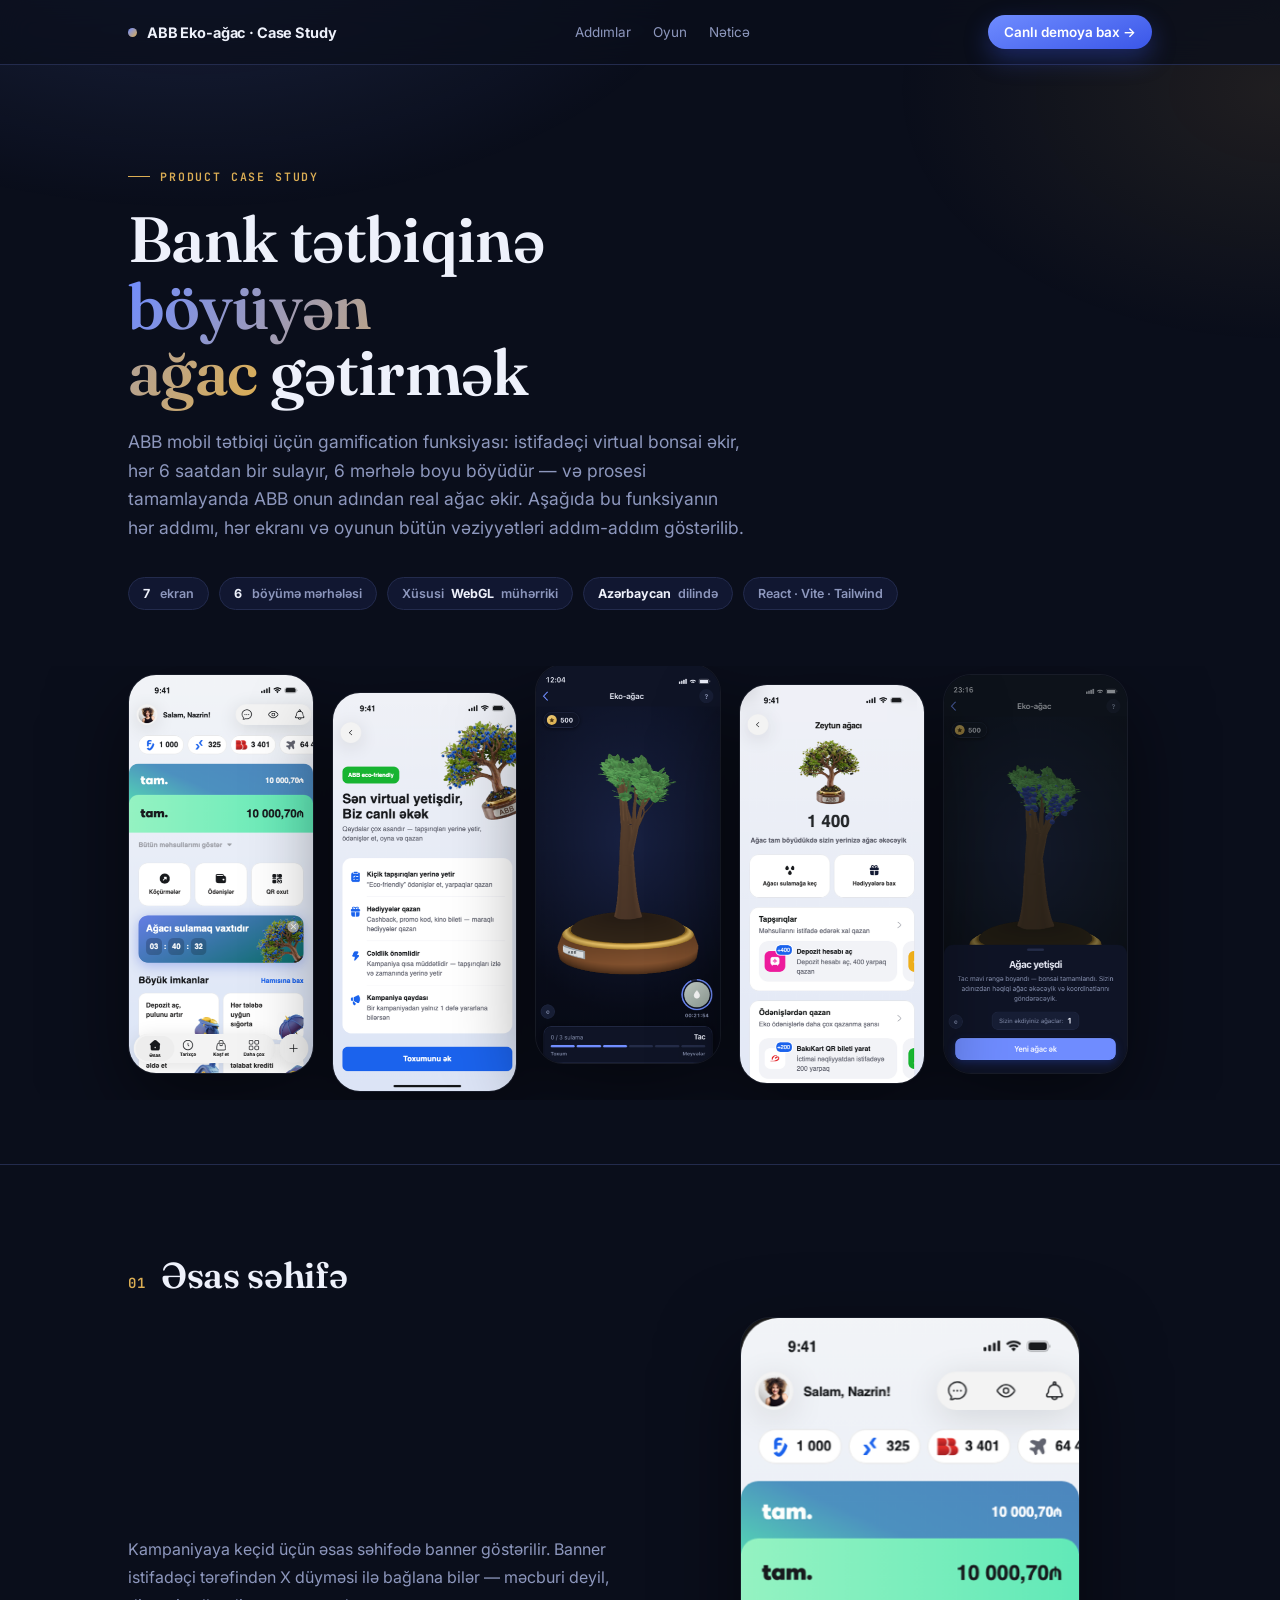
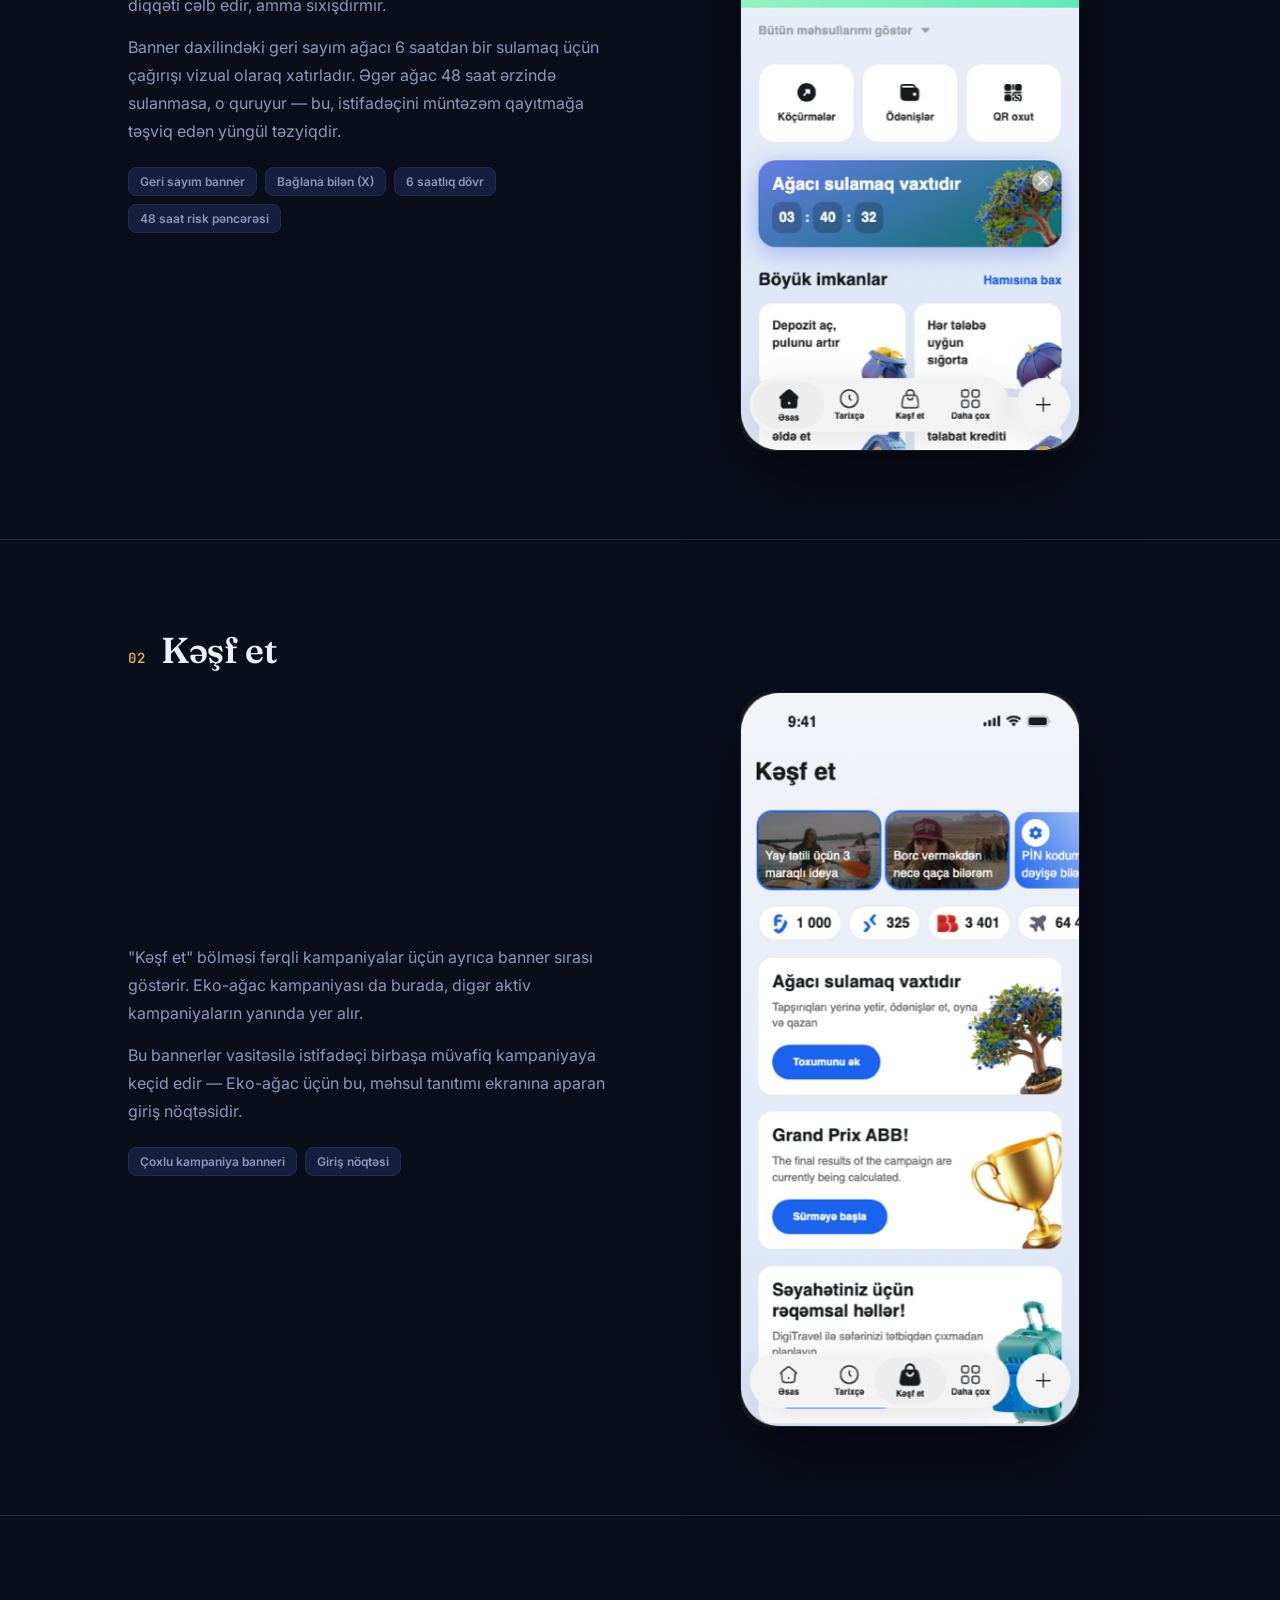
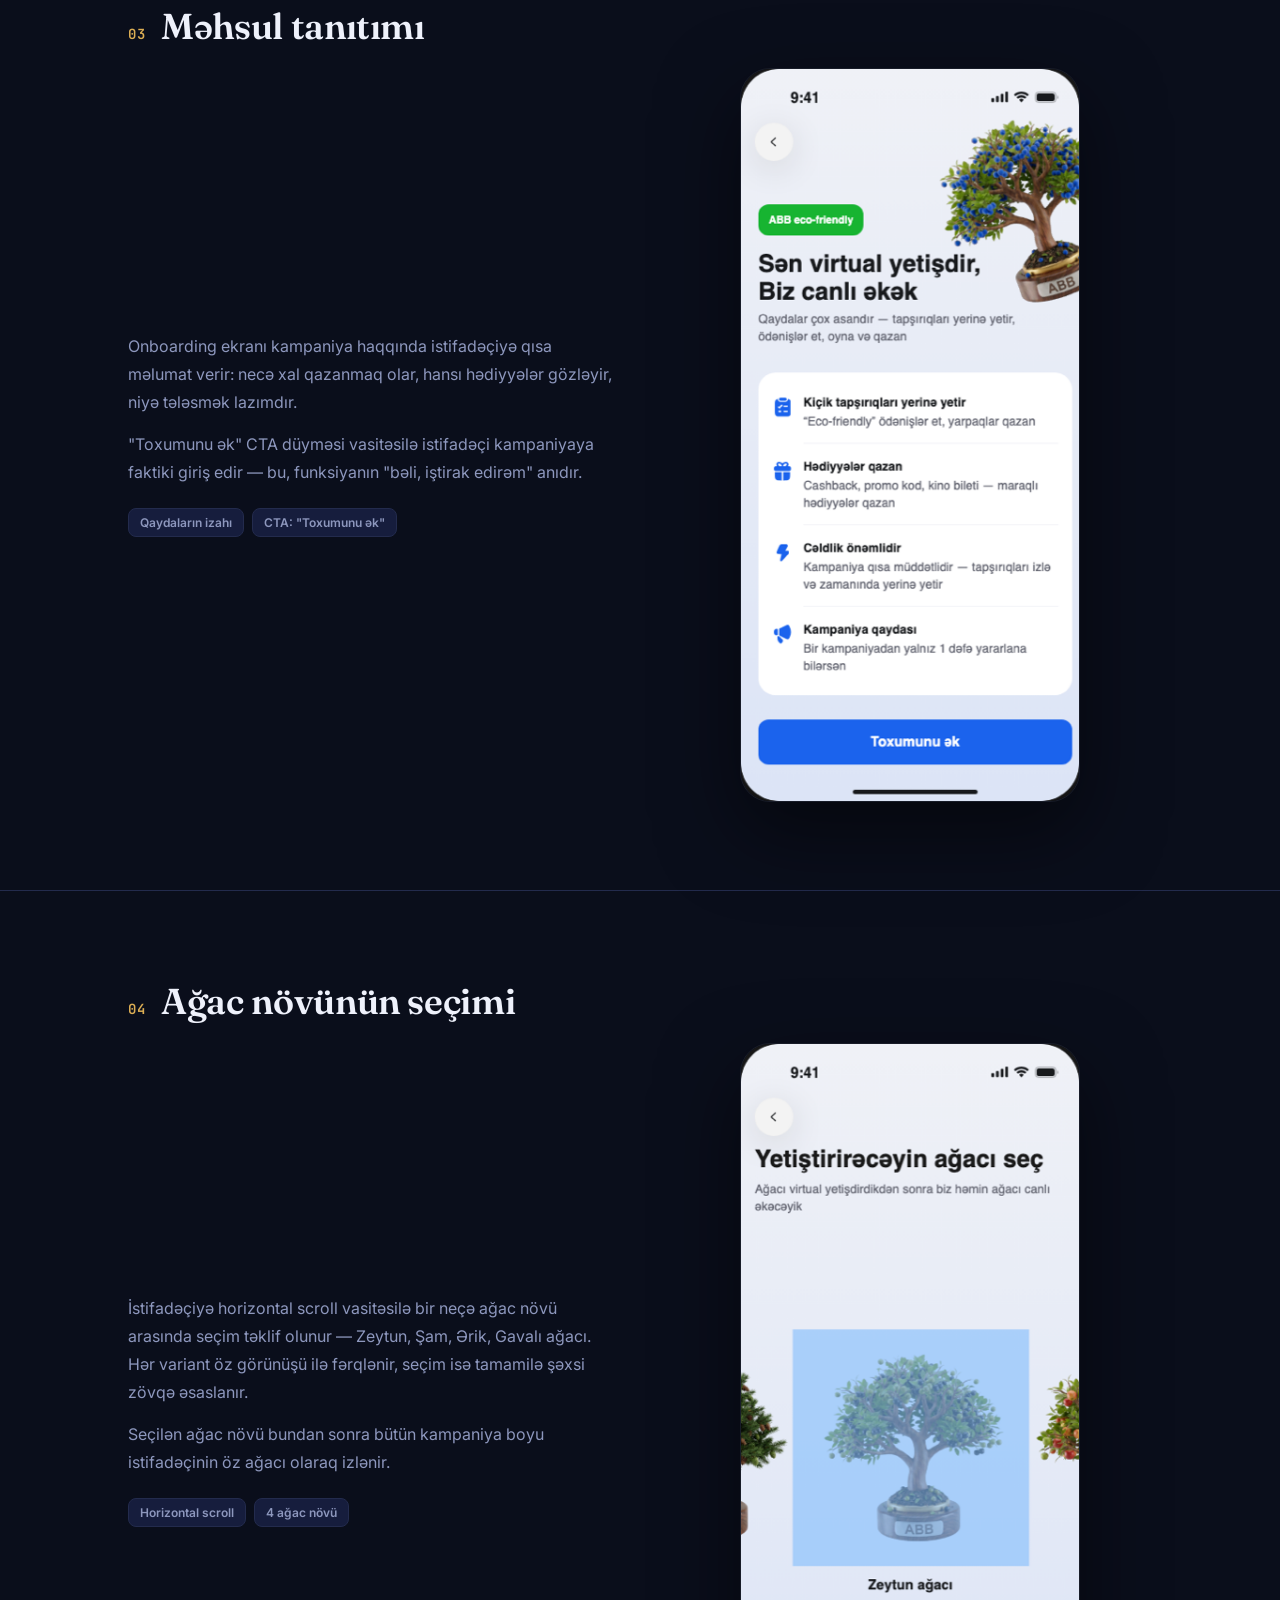
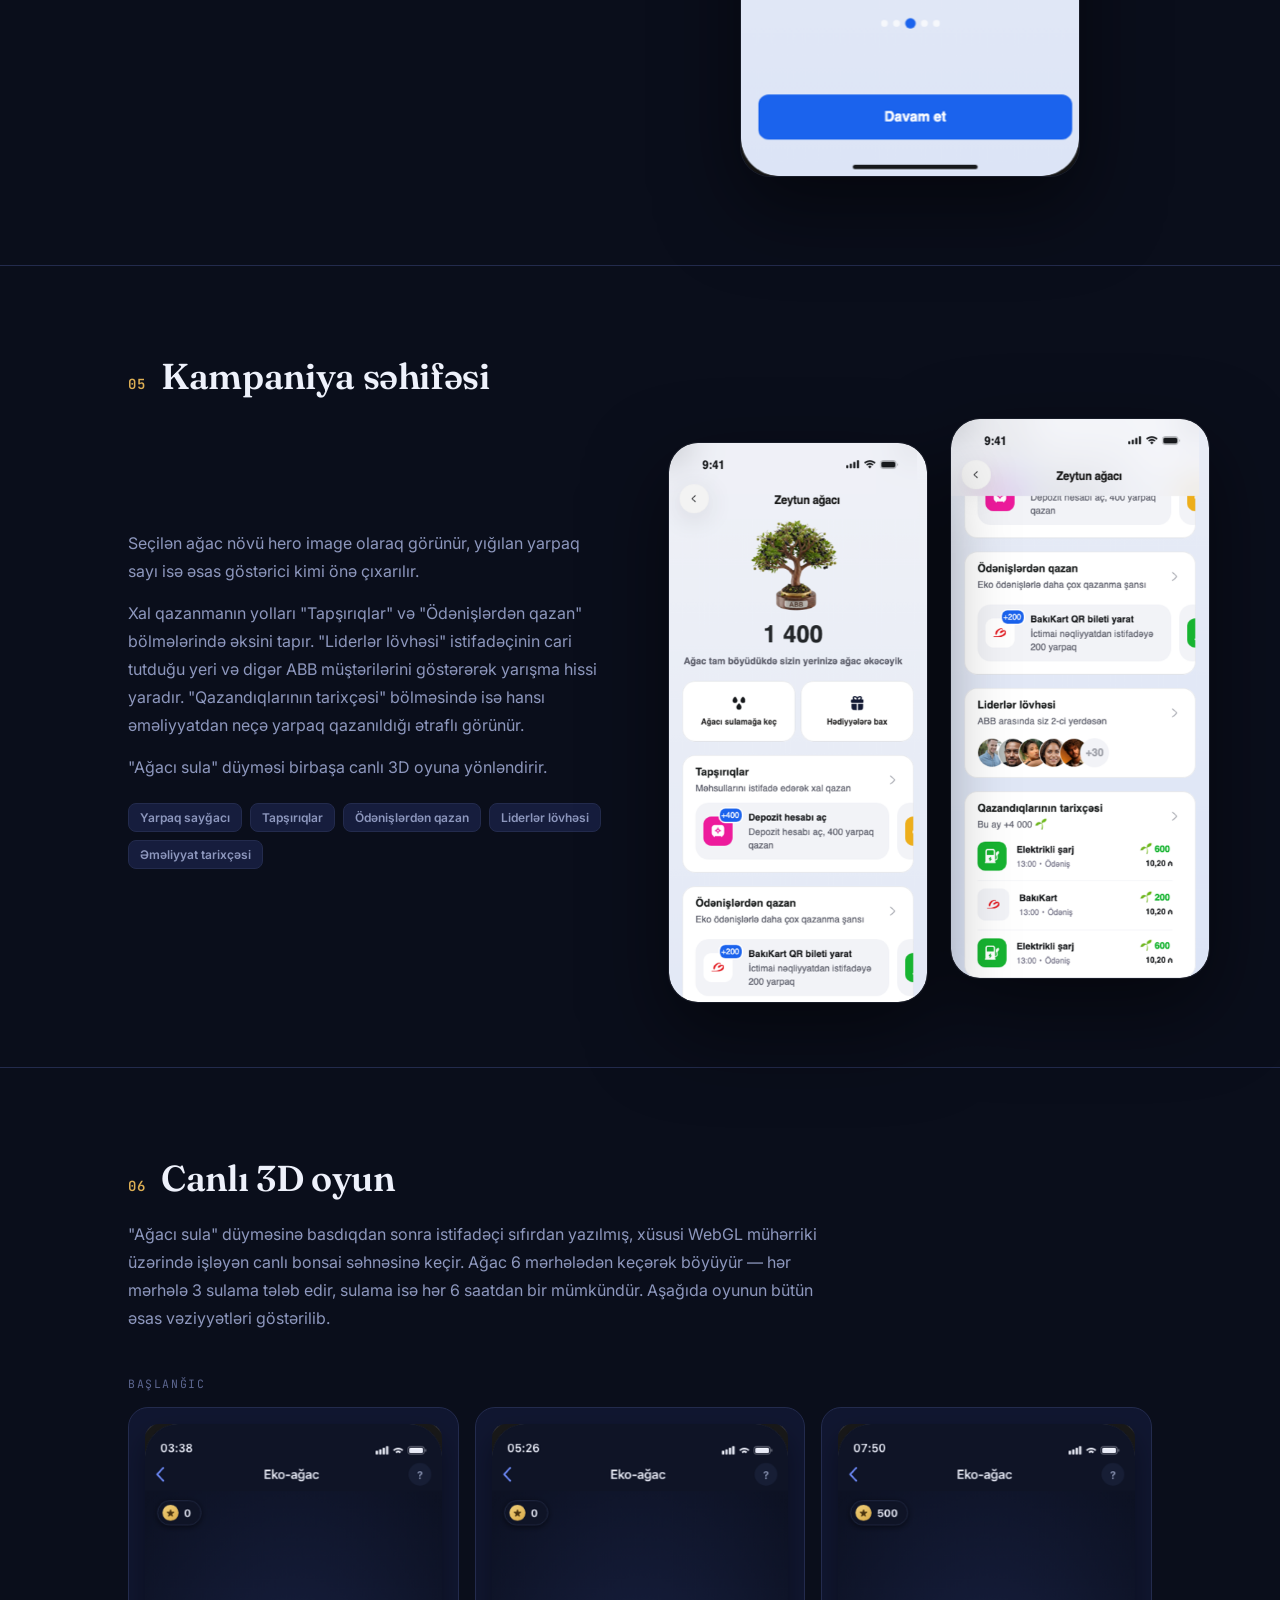
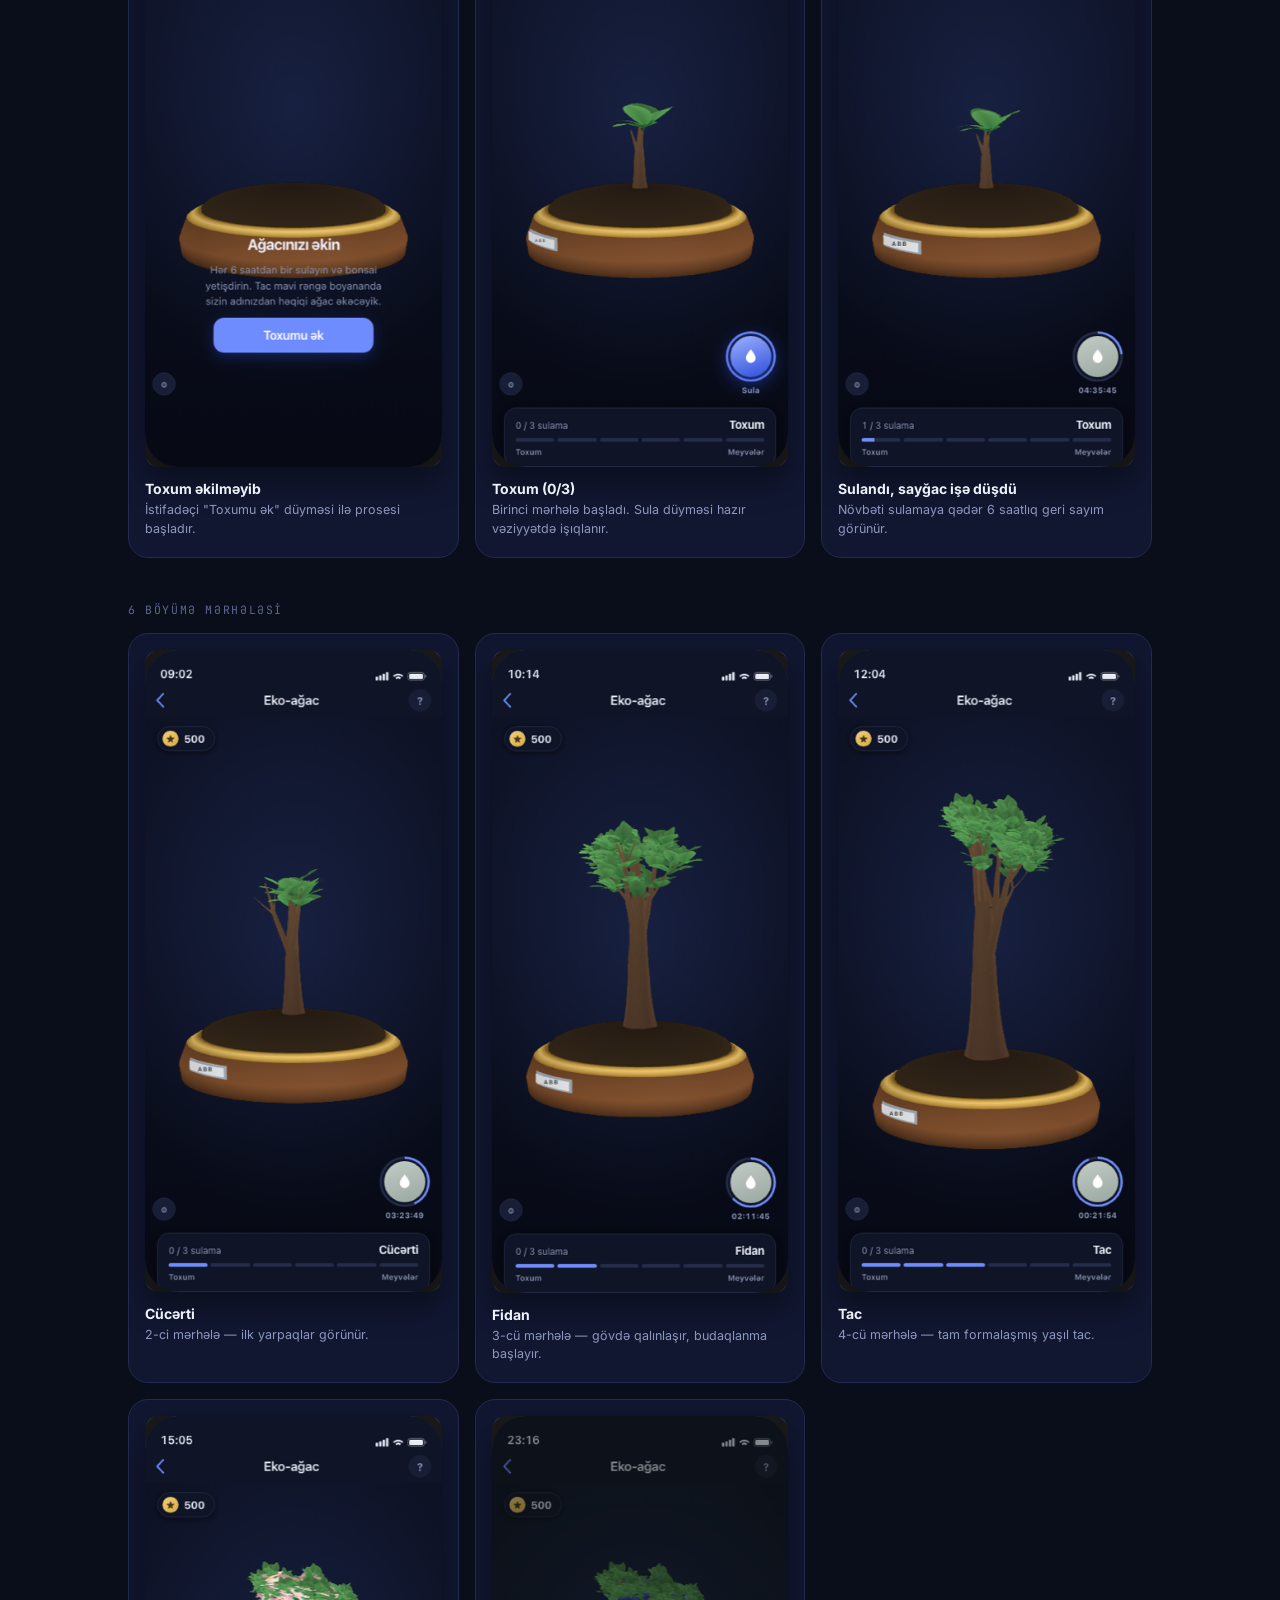
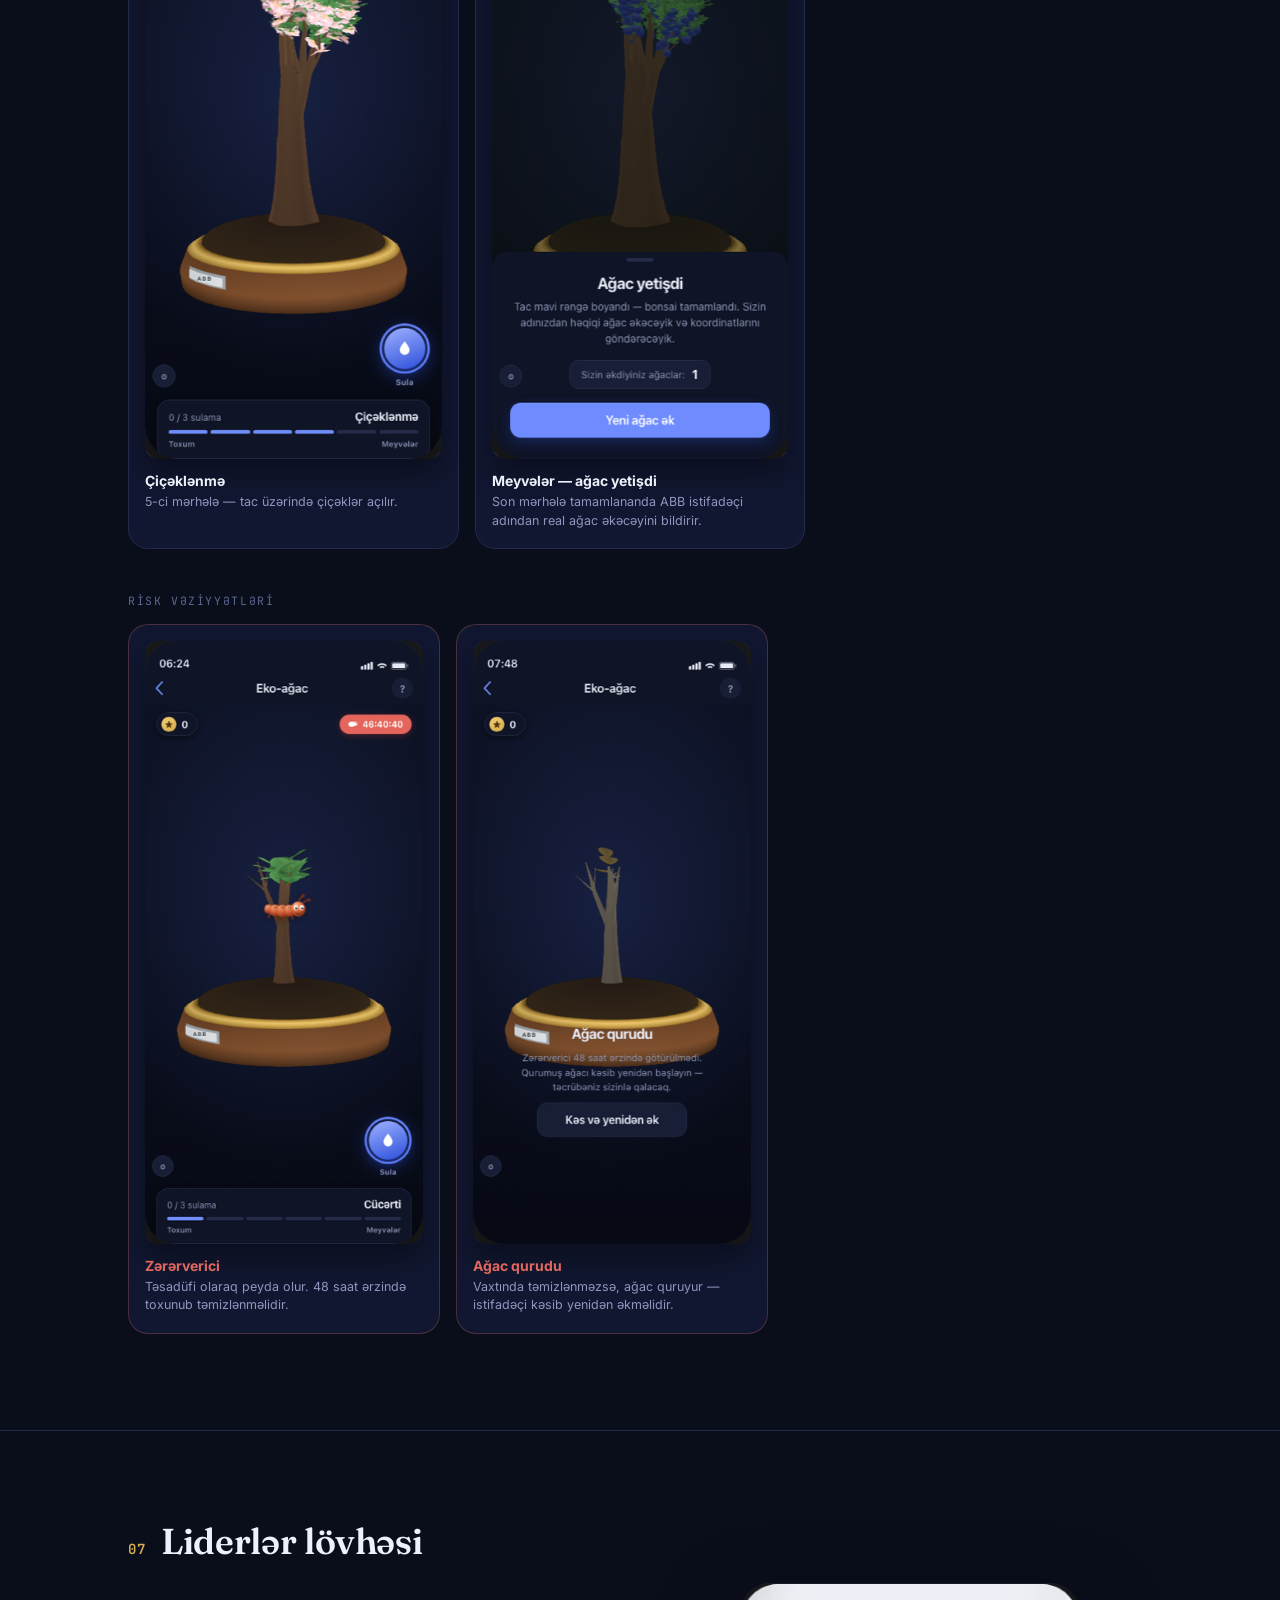
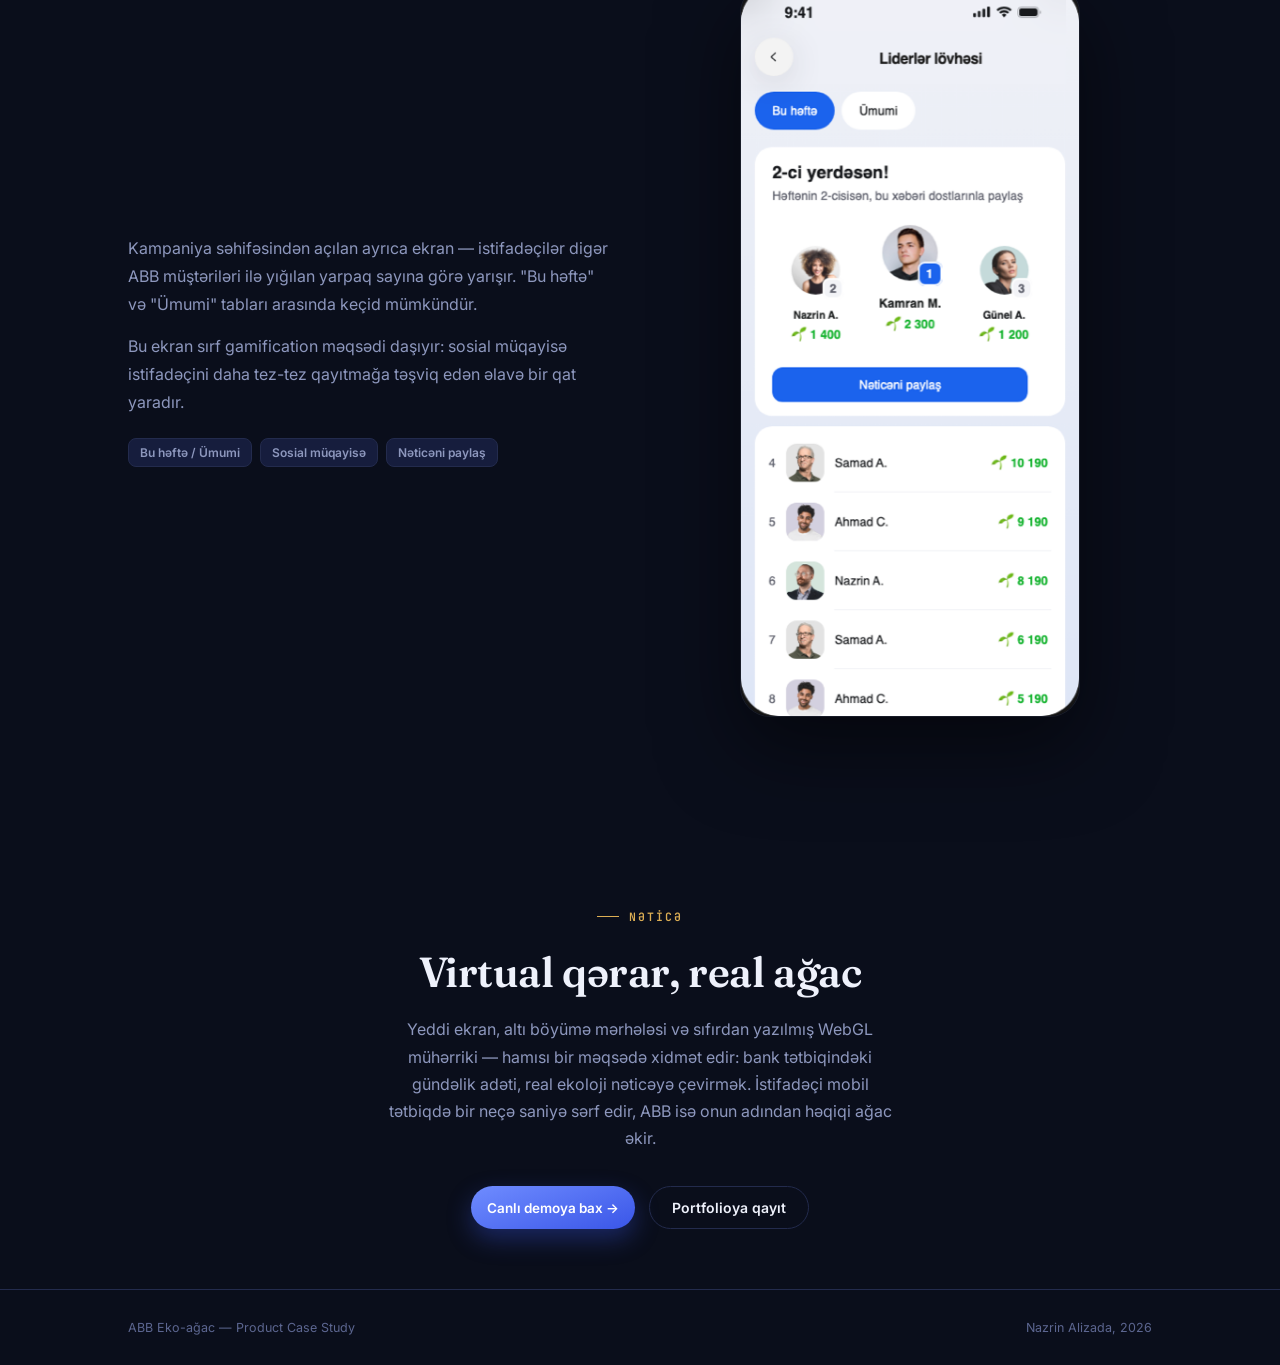
<file: abb-test/index.html>
<!doctype html>
<html lang="az">
<head>
<meta charset="utf-8" />
<meta name="viewport" content="width=device-width, initial-scale=1" />
<title>ABB Eko-ağac — Case Study</title>
<meta name="robots" content="noindex" />
<link rel="preconnect" href="https://fonts.googleapis.com">
<link rel="preconnect" href="https://fonts.gstatic.com" crossorigin>
<link href="https://fonts.googleapis.com/css2?family=Fraunces:opsz,wght@9..144,400;9..144,500;9..144,600;9..144,700&family=Inter:wght@400;500;600;700;800;900&family=JetBrains+Mono:wght@500;600&display=swap" rel="stylesheet">
<style>
  :root{
    --bg:#0a0e1b;
    --bg-2:#111731;
    --bg-3:#161d3d;
    --ink:#eef1fb;
    --ink-dim:#8d97bd;
    --ink-faint:#5c6690;
    --hair:#232b4d;
    --accent:#6f8cff;
    --accent-2:#3a56e8;
    --gold:#dcae54;
    --green:#7cbf68;
    --danger:#e2685f;
    --shadow: 0 30px 80px rgba(0,0,0,.5);
    --maxw: 1080px;
  }
  *{ box-sizing:border-box; }
  html{ scroll-behavior:smooth; }
  body{
    margin:0; background:var(--bg); color:var(--ink);
    font-family:'Inter', system-ui, sans-serif;
    -webkit-font-smoothing:antialiased;
    overflow-x:hidden;
  }
  body::before{
    content:""; position:fixed; inset:0; z-index:0; pointer-events:none;
    background:
      radial-gradient(900px 500px at 15% -10%, rgba(111,140,255,.16), transparent 60%),
      radial-gradient(700px 460px at 100% 10%, rgba(220,174,84,.10), transparent 55%);
  }
  .wrap{ position:relative; z-index:1; max-width:var(--maxw); margin:0 auto; padding:0 28px; }
  h1,h2,h3{ font-family:'Fraunces', Georgia, serif; font-weight:600; letter-spacing:-.01em; margin:0; }
  p{ margin:0; }
  a{ color:inherit; }

  /* ---- top bar ---- */
  .topbar{
    position:sticky; top:0; z-index:40;
    backdrop-filter:blur(14px); -webkit-backdrop-filter:blur(14px);
    background:rgba(10,14,27,.72); border-bottom:1px solid var(--hair);
  }
  .topbar .wrap{ display:flex; align-items:center; justify-content:space-between; height:64px; }
  .brand{ display:flex; align-items:center; gap:10px; font-weight:700; font-size:14.5px; letter-spacing:-.01em; text-decoration:none; }
  .brand .dot{ width:9px; height:9px; border-radius:50%; background:linear-gradient(135deg,var(--accent),var(--gold)); flex:none; }
  .topnav{ display:flex; align-items:center; gap:22px; font-size:13.5px; color:var(--ink-dim); }
  .topnav a{ text-decoration:none; }
  .cta-pill{
    display:inline-flex; align-items:center; gap:8px; padding:9px 16px; border-radius:999px;
    background:linear-gradient(160deg,var(--accent),var(--accent-2)); color:#fff; font-weight:600; font-size:13.5px;
    text-decoration:none; box-shadow:0 10px 24px rgba(58,86,232,.35);
  }

  /* ---- hero ---- */
  .hero{ padding:96px 0 64px; }
  .eyebrow{
    font-family:'JetBrains Mono', monospace; font-size:11.5px; letter-spacing:.16em; text-transform:uppercase;
    color:var(--gold); font-weight:600; display:inline-flex; align-items:center; gap:10px; margin-bottom:22px;
  }
  .eyebrow::before{ content:""; width:22px; height:1px; background:var(--gold); }
  .hero h1{ font-size:clamp(38px,6vw,64px); line-height:1.04; text-wrap:balance; max-width:14ch; }
  .hero h1 em{ font-style:normal; background:linear-gradient(120deg,var(--accent),var(--gold)); -webkit-background-clip:text; background-clip:text; color:transparent; }
  .hero .lede{ margin-top:22px; max-width:56ch; font-size:17.5px; line-height:1.65; color:var(--ink-dim); }
  .hero-meta{ display:flex; flex-wrap:wrap; gap:10px; margin-top:34px; }
  .pill{
    font-size:12.5px; font-weight:600; color:var(--ink-dim); border:1px solid var(--hair); background:var(--bg-2);
    padding:8px 14px; border-radius:999px; display:inline-flex; align-items:center; gap:7px;
  }
  .pill b{ color:var(--ink); font-weight:700; }

  .hero-strip{
    margin-top:56px; display:flex; gap:18px; overflow-x:auto; padding:8px 0 26px;
    padding-left:max(28px, calc((100vw - 1080px) / 2 + 28px));
    padding-right:max(28px, calc((100vw - 1080px) / 2 + 28px));
    -webkit-mask-image:linear-gradient(90deg,transparent,#000 3%,#000 92%,transparent);
    mask-image:linear-gradient(90deg,transparent,#000 3%,#000 92%,transparent);
  }
  .hero-strip img{
    height:400px; flex:none; border-radius:28px; box-shadow:var(--shadow);
    border:1px solid rgba(255,255,255,.06);
  }
  .hero-strip img:nth-child(2){ transform:translateY(18px); }
  .hero-strip img:nth-child(3){ transform:translateY(-10px); }
  .hero-strip img:nth-child(4){ transform:translateY(10px); }

  /* ---- section shell ---- */
  section.step{ padding:88px 0; border-top:1px solid var(--hair); }
  .step-head{ display:flex; align-items:baseline; gap:16px; margin-bottom:20px; }
  .step-num{ font-family:'JetBrains Mono', monospace; font-size:14px; color:var(--gold); font-weight:600; letter-spacing:.04em; }
  .step h2{ font-size:clamp(26px,3.4vw,36px); }
  .step-grid{ display:grid; grid-template-columns:1fr 1fr; gap:56px; align-items:center; }
  .step-grid.reverse .step-media{ order:2; }
  .step-grid.reverse .step-text{ order:1; }
  .step-text p{ color:var(--ink-dim); font-size:16px; line-height:1.75; }
  .step-text p + p{ margin-top:14px; }
  .step-text .quote{
    margin-top:20px; padding-left:16px; border-left:2px solid var(--accent);
    font-size:14.5px; color:var(--ink-faint); font-style:normal;
  }
  .step-media{ position:relative; display:flex; justify-content:center; }
  .step-media img{ width:100%; max-width:340px; border-radius:30px; box-shadow:var(--shadow); border:1px solid rgba(255,255,255,.06); }
  .step-media.duo{ gap:22px; }
  .step-media.duo img{ max-width:260px; }
  .media-cluster{ display:flex; gap:22px; align-items:flex-end; }
  .media-cluster img:first-child{ transform:translateY(24px); }

  .tag-row{ display:flex; flex-wrap:wrap; gap:8px; margin-top:22px; }
  .tag{ font-size:12px; font-weight:600; padding:6px 11px; border-radius:8px; background:var(--bg-3); color:var(--ink-dim); border:1px solid var(--hair); }

  /* ---- game gallery ---- */
  .game-intro{ max-width:70ch; color:var(--ink-dim); font-size:16px; line-height:1.75; margin-bottom:12px; }
  .game-intro + .game-intro{ margin-top:14px; }
  .stage-strip{ margin:44px 0 8px; }
  .stage-strip-label{ font-family:'JetBrains Mono', monospace; font-size:11.5px; letter-spacing:.14em; text-transform:uppercase; color:var(--ink-faint); margin-bottom:16px; }
  .gallery{
    display:grid; grid-template-columns:repeat(3,1fr); gap:16px;
  }
  .gallery.risk{ grid-template-columns:repeat(2,1fr); max-width:640px; }
  .card{
    background:var(--bg-2); border:1px solid var(--hair); border-radius:20px; padding:16px 16px 18px; overflow:hidden;
    transition:transform .25s ease, border-color .25s ease;
  }
  .card:hover{ transform:translateY(-3px); border-color:rgba(111,140,255,.35); }
  .card img{ width:100%; border-radius:14px; display:block; box-shadow:0 14px 30px rgba(0,0,0,.4); }
  .card .cap{ margin-top:13px; }
  .card .cap b{ font-size:14px; font-weight:700; display:block; }
  .card .cap span{ font-size:12.5px; color:var(--ink-dim); line-height:1.5; display:block; margin-top:4px; }
  .card.warn{ border-color:rgba(226,104,95,.28); }
  .card.warn .cap b{ color:var(--danger); }

  /* ---- closing ---- */
  .closing{ padding:96px 0 60px; text-align:center; }
  .closing h2{ font-size:clamp(28px,4vw,42px); max-width:20ch; margin:0 auto; text-wrap:balance; }
  .closing p{ max-width:52ch; margin:18px auto 0; color:var(--ink-dim); font-size:16px; line-height:1.7; }
  .closing .cta-row{ display:flex; justify-content:center; gap:14px; margin-top:34px; flex-wrap:wrap; }
  .btn-ghost{
    padding:12px 22px; border-radius:999px; border:1px solid var(--hair); color:var(--ink); text-decoration:none;
    font-weight:600; font-size:14px;
  }

  footer{ border-top:1px solid var(--hair); padding:30px 0; }
  footer .wrap{ display:flex; justify-content:space-between; align-items:center; font-size:12.5px; color:var(--ink-faint); flex-wrap:wrap; gap:10px; }
  footer a{ color:var(--ink-dim); text-decoration:none; }

  @media (max-width: 860px){
    .step-grid{ grid-template-columns:1fr; gap:34px; }
    .step-grid.reverse .step-media{ order:1; }
    .step-grid.reverse .step-text{ order:2; }
    .gallery{ grid-template-columns:repeat(2,1fr); }
    .gallery.risk{ grid-template-columns:repeat(2,1fr); max-width:none; }
    .topnav{ display:none; }
    .hero{ padding:72px 0 44px; }
    section.step{ padding:64px 0; }
  }
  @media (max-width: 520px){
    .gallery{ grid-template-columns:repeat(2,1fr); gap:10px; }
    .wrap{ padding:0 18px; }
  }
</style>
</head>
<body>

<div class="topbar">
  <div class="wrap">
    <a class="brand" href="#top"><span class="dot"></span>ABB Eko-ağac · Case Study</a>
    <nav class="topnav">
      <a href="#addimlar">Addımlar</a>
      <a href="#oyun">Oyun</a>
      <a href="#nəticə">Nəticə</a>
    </nav>
    <a class="cta-pill" href="https://nazrinalizada.com/abb/" target="_blank" rel="noopener">Canlı demoya bax →</a>
  </div>
</div>

<div id="top" class="hero">
  <div class="wrap">
    <div class="eyebrow">Product case study</div>
    <h1>Bank tətbiqinə <em>böyüyən ağac</em> gətirmək</h1>
    <p class="lede">
      ABB mobil tətbiqi üçün gamification funksiyası: istifadəçi virtual bonsai əkir, hər 6 saatdan bir sulayır,
      6 mərhələ boyu böyüdür — və prosesi tamamlayanda ABB onun adından real ağac əkir. Aşağıda bu funksiyanın
      hər addımı, hər ekranı və oyunun bütün vəziyyətləri addım-addım göstərilib.
    </p>
    <div class="hero-meta">
      <span class="pill"><b>7</b>&nbsp;ekran</span>
      <span class="pill"><b>6</b>&nbsp;böyümə mərhələsi</span>
      <span class="pill">Xüsusi <b>WebGL</b> mühərriki</span>
      <span class="pill"><b>Azərbaycan</b> dilində</span>
      <span class="pill">React · Vite · Tailwind</span>
    </div>
  </div>
  <div class="hero-strip">
    <img src="images/home.png" alt="Əsas səhifə">
    <img src="images/onboarding.png" alt="Məhsul tanıtımı">
    <img src="images/game-tac.png" alt="Oyun — Tac mərhələsi">
    <img src="images/overview.png" alt="Kampaniya səhifəsi">
    <img src="images/game-grown.png" alt="Ağac yetişdi">
  </div>
</div>

<div id="addimlar">

<section class="step">
  <div class="wrap">
    <div class="step-head"><span class="step-num">01</span><h2>Əsas səhifə</h2></div>
    <div class="step-grid">
      <div class="step-text">
        <p>Kampaniyaya keçid üçün əsas səhifədə banner göstərilir. Banner istifadəçi tərəfindən X düyməsi ilə
        bağlana bilər — məcburi deyil, diqqəti cəlb edir, amma sıxışdırmır.</p>
        <p>Banner daxilindəki geri sayım ağacı 6 saatdan bir sulamaq üçün çağırışı vizual olaraq xatırladır.
        Əgər ağac 48 saat ərzində sulanmasa, o quruyur — bu, istifadəçini müntəzəm qayıtmağa təşviq edən yüngül təzyiqdir.</p>
        <div class="tag-row">
          <span class="tag">Geri sayım banner</span>
          <span class="tag">Bağlana bilən (X)</span>
          <span class="tag">6 saatlıq dövr</span>
          <span class="tag">48 saat risk pəncərəsi</span>
        </div>
      </div>
      <div class="step-media"><img src="images/home.png" alt="Əsas səhifə — sulama banneri"></div>
    </div>
  </div>
</section>

<section class="step">
  <div class="wrap">
    <div class="step-head"><span class="step-num">02</span><h2>Kəşf et</h2></div>
    <div class="step-grid reverse">
      <div class="step-text">
        <p>"Kəşf et" bölməsi fərqli kampaniyalar üçün ayrıca banner sırası göstərir. Eko-ağac kampaniyası da
        burada, digər aktiv kampaniyaların yanında yer alır.</p>
        <p>Bu bannerlər vasitəsilə istifadəçi birbaşa müvafiq kampaniyaya keçid edir — Eko-ağac üçün bu, məhsul
        tanıtımı ekranına aparan giriş nöqtəsidir.</p>
        <div class="tag-row">
          <span class="tag">Çoxlu kampaniya banneri</span>
          <span class="tag">Giriş nöqtəsi</span>
        </div>
      </div>
      <div class="step-media"><img src="images/explore.png" alt="Kəşf et ekranı"></div>
    </div>
  </div>
</section>

<section class="step">
  <div class="wrap">
    <div class="step-head"><span class="step-num">03</span><h2>Məhsul tanıtımı</h2></div>
    <div class="step-grid">
      <div class="step-text">
        <p>Onboarding ekranı kampaniya haqqında istifadəçiyə qısa məlumat verir: necə xal qazanmaq olar, hansı
        hədiyyələr gözləyir, niyə tələsmək lazımdır.</p>
        <p>"Toxumunu ək" CTA düyməsi vasitəsilə istifadəçi kampaniyaya faktiki giriş edir — bu, funksiyanın
        "bəli, iştirak edirəm" anıdır.</p>
        <div class="tag-row">
          <span class="tag">Qaydaların izahı</span>
          <span class="tag">CTA: "Toxumunu ək"</span>
        </div>
      </div>
      <div class="step-media"><img src="images/onboarding.png" alt="Məhsul tanıtımı ekranı"></div>
    </div>
  </div>
</section>

<section class="step">
  <div class="wrap">
    <div class="step-head"><span class="step-num">04</span><h2>Ağac növünün seçimi</h2></div>
    <div class="step-grid reverse">
      <div class="step-text">
        <p>İstifadəçiyə horizontal scroll vasitəsilə bir neçə ağac növü arasında seçim təklif olunur — Zeytun,
        Şam, Ərik, Gavalı ağacı. Hər variant öz görünüşü ilə fərqlənir, seçim isə tamamilə şəxsi zövqə əsaslanır.</p>
        <p>Seçilən ağac növü bundan sonra bütün kampaniya boyu istifadəçinin öz ağacı olaraq izlənir.</p>
        <div class="tag-row">
          <span class="tag">Horizontal scroll</span>
          <span class="tag">4 ağac növü</span>
        </div>
      </div>
      <div class="step-media"><img src="images/tree-choice.png" alt="Ağac növünün seçimi — carousel"></div>
    </div>
  </div>
</section>

<section class="step">
  <div class="wrap">
    <div class="step-head"><span class="step-num">05</span><h2>Kampaniya səhifəsi</h2></div>
    <div class="step-grid">
      <div class="step-text">
        <p>Seçilən ağac növü hero image olaraq görünür, yığılan yarpaq sayı isə əsas göstərici kimi önə çıxarılır.</p>
        <p>Xal qazanmanın yolları "Tapşırıqlar" və "Ödənişlərdən qazan" bölmələrində əksini tapır. "Liderlər lövhəsi"
        istifadəçinin cari tutduğu yeri və digər ABB müştərilərini göstərərək yarışma hissi yaradır. "Qazandıqlarının
        tarixçəsi" bölməsində isə hansı əməliyyatdan neçə yarpaq qazanıldığı ətraflı görünür.</p>
        <p>"Ağacı sula" düyməsi birbaşa canlı 3D oyuna yönləndirir.</p>
        <div class="tag-row">
          <span class="tag">Yarpaq sayğacı</span>
          <span class="tag">Tapşırıqlar</span>
          <span class="tag">Ödənişlərdən qazan</span>
          <span class="tag">Liderlər lövhəsi</span>
          <span class="tag">Əməliyyat tarixçəsi</span>
        </div>
      </div>
      <div class="step-media duo">
        <div class="media-cluster">
          <img src="images/overview.png" alt="Kampaniya səhifəsi — yuxarı hissə">
          <img src="images/overview-tasks.png" alt="Kampaniya səhifəsi — tapşırıqlar və liderlər">
        </div>
      </div>
    </div>
  </div>
</section>

</div>

<section class="step" id="oyun">
  <div class="wrap">
    <div class="step-head"><span class="step-num">06</span><h2>Canlı 3D oyun</h2></div>
    <p class="game-intro">
      "Ağacı sula" düyməsinə basdıqdan sonra istifadəçi sıfırdan yazılmış, xüsusi WebGL mühərriki üzərində işləyən
      canlı bonsai səhnəsinə keçir. Ağac 6 mərhələdən keçərək böyüyür — hər mərhələ 3 sulama tələb edir, sulama isə
      hər 6 saatdan bir mümkündür. Aşağıda oyunun bütün əsas vəziyyətləri göstərilib.
    </p>

    <div class="stage-strip">
      <div class="stage-strip-label">Başlanğıc</div>
      <div class="gallery">
        <div class="card">
          <img src="images/game-empty.png" alt="Boş vəziyyət">
          <div class="cap"><b>Toxum əkilməyib</b><span>İstifadəçi "Toxumu ək" düyməsi ilə prosesi başladır.</span></div>
        </div>
        <div class="card">
          <img src="images/game-toxum.png" alt="Toxum mərhələsi">
          <div class="cap"><b>Toxum (0/3)</b><span>Birinci mərhələ başladı. Sula düyməsi hazır vəziyyətdə işıqlanır.</span></div>
        </div>
        <div class="card">
          <img src="images/game-watered.png" alt="Sulandıqdan sonra">
          <div class="cap"><b>Sulandı, sayğac işə düşdü</b><span>Növbəti sulamaya qədər 6 saatlıq geri sayım görünür.</span></div>
        </div>
      </div>
    </div>

    <div class="stage-strip">
      <div class="stage-strip-label">6 böyümə mərhələsi</div>
      <div class="gallery">
        <div class="card">
          <img src="images/game-cucerti.png" alt="Cücərti mərhələsi">
          <div class="cap"><b>Cücərti</b><span>2-ci mərhələ — ilk yarpaqlar görünür.</span></div>
        </div>
        <div class="card">
          <img src="images/game-fidan.png" alt="Fidan mərhələsi">
          <div class="cap"><b>Fidan</b><span>3-cü mərhələ — gövdə qalınlaşır, budaqlanma başlayır.</span></div>
        </div>
        <div class="card">
          <img src="images/game-tac.png" alt="Tac mərhələsi">
          <div class="cap"><b>Tac</b><span>4-cü mərhələ — tam formalaşmış yaşıl tac.</span></div>
        </div>
        <div class="card">
          <img src="images/game-ciceklenme.png" alt="Çiçəklənmə mərhələsi">
          <div class="cap"><b>Çiçəklənmə</b><span>5-ci mərhələ — tac üzərində çiçəklər açılır.</span></div>
        </div>
        <div class="card">
          <img src="images/game-grown.png" alt="Meyvələr mərhələsi — ağac yetişdi">
          <div class="cap"><b>Meyvələr — ağac yetişdi</b><span>Son mərhələ tamamlananda ABB istifadəçi adından real ağac əkəcəyini bildirir.</span></div>
        </div>
      </div>
    </div>

    <div class="stage-strip">
      <div class="stage-strip-label">Risk vəziyyətləri</div>
      <div class="gallery risk">
        <div class="card warn">
          <img src="images/game-pest.png" alt="Zərərverici peyda olub">
          <div class="cap"><b>Zərərverici</b><span>Təsadüfi olaraq peyda olur. 48 saat ərzində toxunub təmizlənməlidir.</span></div>
        </div>
        <div class="card warn">
          <img src="images/game-dead.png" alt="Ağac qurudu">
          <div class="cap"><b>Ağac qurudu</b><span>Vaxtında təmizlənməzsə, ağac quruyur — istifadəçi kəsib yenidən əkməlidir.</span></div>
        </div>
      </div>
    </div>
  </div>
</section>

<section class="step">
  <div class="wrap">
    <div class="step-head"><span class="step-num">07</span><h2>Liderlər lövhəsi</h2></div>
    <div class="step-grid reverse">
      <div class="step-text">
        <p>Kampaniya səhifəsindən açılan ayrıca ekran — istifadəçilər digər ABB müştəriləri ilə yığılan yarpaq
        sayına görə yarışır. "Bu həftə" və "Ümumi" tabları arasında keçid mümkündür.</p>
        <p>Bu ekran sırf gamification məqsədi daşıyır: sosial müqayisə istifadəçini daha tez-tez qayıtmağa
        təşviq edən əlavə bir qat yaradır.</p>
        <div class="tag-row">
          <span class="tag">Bu həftə / Ümumi</span>
          <span class="tag">Sosial müqayisə</span>
          <span class="tag">Nəticəni paylaş</span>
        </div>
      </div>
      <div class="step-media"><img src="images/leaderboard.png" alt="Liderlər lövhəsi ekranı"></div>
    </div>
  </div>
</section>

<section class="closing" id="nəticə">
  <div class="wrap">
    <div class="eyebrow" style="justify-content:center;">Nəticə</div>
    <h2>Virtual qərar, real ağac</h2>
    <p>
      Yeddi ekran, altı böyümə mərhələsi və sıfırdan yazılmış WebGL mühərriki — hamısı bir məqsədə xidmət edir:
      bank tətbiqindəki gündəlik adəti, real ekoloji nəticəyə çevirmək. İstifadəçi mobil tətbiqdə bir neçə saniyə
      sərf edir, ABB isə onun adından həqiqi ağac əkir.
    </p>
    <div class="cta-row">
      <a class="cta-pill" href="https://nazrinalizada.com/abb/" target="_blank" rel="noopener">Canlı demoya bax →</a>
      <a class="btn-ghost" href="https://nazrinalizada.com/" target="_blank" rel="noopener">Portfolioya qayıt</a>
    </div>
  </div>
</section>

<footer>
  <div class="wrap">
    <span>ABB Eko-ağac — Product Case Study</span>
    <span>Nazrin Alizada, 2026</span>
  </div>
</footer>

</body>
</html>
</file>
